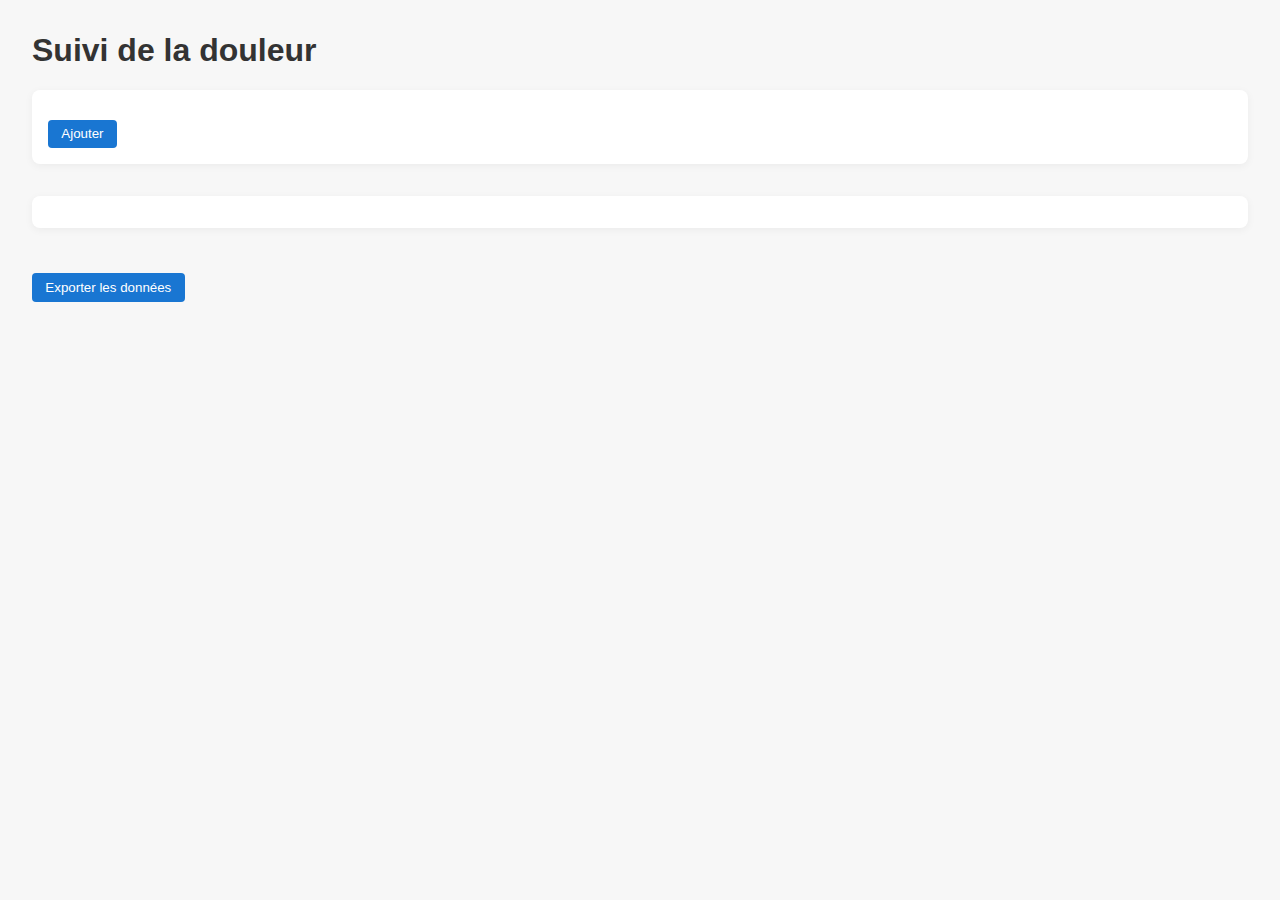
<file: index.html>
<!DOCTYPE html>
<html lang="en">
<head>
    <meta charset="UTF-8">
    <meta name="viewport" content="width=device-width, initial-scale=1.0">
    <title>Suivi de la douleur</title>
    <style>
        body { font-family: Arial, sans-serif; margin: 2em; background: #f7f7f7; }
        h1 { color: #333; }
        .form-section, .table-section { background: #fff; padding: 1em; border-radius: 8px; margin-bottom: 2em; box-shadow: 0 2px 8px rgba(0,0,0,0.05); }
        label { display: block; margin-top: 1em; font-weight: bold; }
        .checkbox-group, .radio-group { margin-bottom: 1em; }
        .checkbox-group label, .radio-group label { font-weight: normal; display: inline-block; margin-right: 1em; }
        table { width: 100%; border-collapse: collapse; margin-top: 1em; }
        th, td { border: 1px solid #ccc; padding: 0.5em; text-align: left; }
        th { background: #eee; }
        button { margin-top: 1em; padding: 0.5em 1em; border-radius: 4px; border: none; background: #1976d2; color: #fff; cursor: pointer; }
        button:disabled { background: #aaa; }
        .hidden { display: none; }
    </style>
</head>
<body>
    <h1>Suivi de la douleur</h1>
    <div class="form-section">
        <button id="addBtn">Ajouter</button>
        <form id="painForm" class="hidden">
            <label>Date & Heure :
                <input type="text" id="datetime" name="datetime" readonly>
            </label>
            <hr>
            <label>Type de changement de douleur :</label>
            <div class="radio-group" id="painChangeTypeGroup">
                <label><input type="radio" name="painChangeType" value="Augmentation"> Augmentation</label>
                <label><input type="radio" name="painChangeType" value="Diminution"> Diminution</label>
                <label><input type="radio" name="painChangeType" value="Aucun changement"> Aucun changement</label>
            </div>
            <hr>
            <label>Niveau de douleur :</label>
            <div class="radio-group" id="painLevel">
                <label><input type="radio" name="painLevel" value="0"> 0</label>
                <label><input type="radio" name="painLevel" value="1-2"> 1-2</label>
                <label><input type="radio" name="painLevel" value="3-4"> 3-4</label>
            </div>
            <hr>
            <label>Déclencheur / Cause :</label>
            <div class="checkbox-group" id="activityBeforeGroup">
                <label><input type="checkbox" value="Assis sur la chaise du jardin"> Assis sur la chaise du jardin</label>
                <label><input type="checkbox" value="Activités légères à la maison"> Activités légères à la maison</label>
                <label><input type="checkbox" value="Marche"> Marche</label>
                <label><input type="checkbox" value="Marche rapide"> Marche rapide</label>
                <label><input type="checkbox" value="Marche douce"> Marche douce</label>
                <label><input type="checkbox" value="Assis au café"> Assis au café</label>
                <label><input type="checkbox" value="Pause & étirement 5 min"> Pause & étirement 5 min</label>
                <label><input type="checkbox" value="Assis au bureau à la maison. Assis sur la chaise du jardin"> Assis au bureau à la maison. Assis sur la chaise du jardin</label>
                <label><input type="checkbox" value="Rameur 10 min"> Rameur 10 min</label>
                <label><input type="checkbox" value="Entraînement haut du corps"> Entraînement haut du corps</label>
                <label><input type="checkbox" value="Allongé au lit"> Allongé au lit</label>                
                <label>Autre : <input type="text" id="activityBeforeOther"></label>
            </div>
            <hr>
            <label>Position / posture :</label>
            <div class="checkbox-group" id="positionGroup">
                <label><input type="checkbox" value="Debout"> Debout</label>
                <label><input type="checkbox" value="Assis"> Assis</label>
                <label><input type="checkbox" value="Marche"> Marche</label>
                <label><input type="checkbox" value="Allongé"> Allongé</label>
                <label><input type="checkbox" value="Jambes croisées"> Jambes croisées</label>
                <label><input type="checkbox" value="Jambes croisées figure 4"> Jambes croisées figure 4</label>
                <label>Autre : <input type="text" id="positionOther"></label>
            </div>
            <hr>
            <label>Mouvement / Exercice :</label>
            <div class="checkbox-group" id="movementExerciseGroup">
                <label><input type="checkbox" value="Pont fessier"> Pont fessier</label>
                <label><input type="checkbox" value="Vélo"> Vélo</label>
                <label><input type="checkbox" value="Étirement"> Étirement</label>
                <label>Autre : <input type="text" id="movementExerciseOther"></label>
            </div>
            <hr>
            <label>Déclencheur possible :</label>
            <div class="checkbox-group" id="possibleTriggerGroup">
                <label><input type="checkbox" value="Activité après une période d'inactivité"> Activité après une période d'inactivité</label>
                <label><input type="checkbox" value="Assis trop longtemps"> Assis trop longtemps</label>
                <label>Autre : <input type="text" id="possibleTriggerOther"></label>
            </div>
            <hr>
            <label>Méthode de soulagement :</label>
            <div class="checkbox-group" id="reliefMethodGroup">
                <label><input type="checkbox" value="Changement d'environnement"> Changement d'environnement</label>
                <label><input type="checkbox" value="Étirement"> Étirement</label>
                <label><input type="checkbox" value="Assis"> Assis</label>
                <label><input type="checkbox" value="Marche"> Marche</label>
                <label><input type="checkbox" value="Allongé"> Allongé</label>
                <label>Autre : <input type="text" id="reliefMethodOther"></label>
            </div>
            <hr>
            <label>Notes :</label>
            <textarea id="notes" name="notes" rows="2" style="width:100%"></textarea>
            <button type="submit">Valider</button>
        </form>
    </div>
    <div class="table-section" id="tablesContainer"></div>
    <button id="exportBtn">Exporter les données</button>
    <script>
        // Utility functions
        function getCurrentDate() {
            const d = new Date();
            // Always YYYY-MM-DD
            const year = d.getFullYear();
            const month = String(d.getMonth() + 1).padStart(2, '0');
            const day = String(d.getDate()).padStart(2, '0');
            return `${year}-${month}-${day}`;
        }
        function getCurrentTime() {
            const d = new Date();
            // Always 24h HH:MM
            const hours = String(d.getHours()).padStart(2, '0');
            const minutes = String(d.getMinutes()).padStart(2, '0');
            return `${hours}:${minutes}`;
        }
        function getPainEntries() {
            return JSON.parse(localStorage.getItem('painEntries') || '[]');
        }
        function savePainEntries(entries) {
            localStorage.setItem('painEntries', JSON.stringify(entries));
        }
        function groupEntriesByDate(entries) {
            const groups = {};
            entries.forEach(entry => {
                const date = entry.datetime.split(' ')[0];
                if (!groups[date]) groups[date] = [];
                groups[date].push(entry);
            });
            return groups;
        }
        function renderTables() {
            const entries = getPainEntries();
            const groups = groupEntriesByDate(entries);
            const container = document.getElementById('tablesContainer');
            container.innerHTML = '';
            const dates = Object.keys(groups).sort((a, b) => b.localeCompare(a)); // Descending
            dates.forEach(date => {
                const table = document.createElement('table');
                table.className = 'painTable';
                table.innerHTML = `
                    <caption style="font-weight:bold; margin-bottom:8px;">${date}</caption>
                    <thead>
                        <tr>
                            <th>Date & Heure</th>
                            <th>Type de changement de douleur</th>
                            <th>Niveau de douleur</th>
                            <th>Déclencheur / Cause</th>
                            <th>Position / posture</th>
                            <th>Mouvement / Exercice</th>
                            <th>Déclencheur possible</th>
                            <th>Méthode de soulagement</th>
                            <th>Notes</th>
                        </tr>
                    </thead>
                    <tbody></tbody>
                `;
                const tbody = table.querySelector('tbody');
                groups[date].forEach(entry => {
                    const tr = document.createElement('tr');
                    tr.innerHTML = `
                        <td>${entry.datetime}</td>
                        <td>${entry.painChangeType}</td>
                        <td>${entry.painLevel}</td>
                        <td>${entry.activityBefore}</td>
                        <td>${entry.position}</td>
                        <td>${entry.movementExercise}</td>
                        <td>${entry.possibleTrigger}</td>
                        <td>${entry.reliefMethod}</td>
                        <td>${entry.notes}</td>
                    `;
                    tbody.appendChild(tr);
                });
                container.appendChild(table);
            });
        }
        function refreshTable() {
            renderTables();
        }
        // Show form on Add button
        document.getElementById('addBtn').onclick = function() {
            document.getElementById('painForm').classList.remove('hidden');
            document.getElementById('datetime').value = getCurrentDate() + ' ' + getCurrentTime();
        };
        // Handle form submit
        document.getElementById('painForm').onsubmit = function(e) {
            e.preventDefault();
            // Gather form data
            const datetime = document.getElementById('datetime').value;
            const painChangeType = document.querySelector('input[name=painChangeType]:checked')?.value || '';
            const painLevel = document.querySelector('input[name=painLevel]:checked')?.value || '';
            // Activity before pain spike
            const activityChecks = Array.from(document.querySelectorAll('#activityBeforeGroup input[type=checkbox]:checked')).map(cb => cb.value);
            const activityOther = document.getElementById('activityBeforeOther').value.trim();
            const activityBefore = activityChecks.concat(activityOther ? [activityOther] : []).join(', ');
            // Position / posture
            const positionChecks = Array.from(document.querySelectorAll('#positionGroup input[type=checkbox]:checked')).map(cb => cb.value);
            const positionOther = document.getElementById('positionOther').value.trim();
            const position = positionChecks.concat(positionOther ? [positionOther] : []).join(', ');
            // Mouvement / Exercice
            const movementExerciseChecks = Array.from(document.querySelectorAll('#movementExerciseGroup input[type=checkbox]:checked')).map(cb => cb.value);
            const movementExerciseOther = document.getElementById('movementExerciseOther').value.trim();
            const movementExercise = movementExerciseChecks.concat(movementExerciseOther ? [movementExerciseOther] : []).join(', ');
            // Possible trigger
            const triggerChecks = Array.from(document.querySelectorAll('#possibleTriggerGroup input[type=checkbox]:checked')).map(cb => cb.value);
            const triggerOther = document.getElementById('possibleTriggerOther').value.trim();
            const possibleTrigger = triggerChecks.concat(triggerOther ? [triggerOther] : []).join(', ');
            // Relief method
            const reliefChecks = Array.from(document.querySelectorAll('#reliefMethodGroup input[type=checkbox]:checked')).map(cb => cb.value);
            const reliefOther = document.getElementById('reliefMethodOther').value.trim();
            const reliefMethod = reliefChecks.concat(reliefOther ? [reliefOther] : []).join(', ');
            const notes = document.getElementById('notes').value.trim();
            const entry = { datetime, painChangeType, painLevel, activityBefore, position, movementExercise, possibleTrigger, reliefMethod, notes };
            const entries = getPainEntries();
            entries.push(entry);
            savePainEntries(entries);
            document.getElementById('painForm').reset();
            document.getElementById('painForm').classList.add('hidden');
            renderTables();
        };
        // Export data as CSV
        document.getElementById('exportBtn').onclick = function() {
            const entries = getPainEntries();
            if (!entries.length) return alert('No data to export.');
            const now = new Date();
            const timestamp = `${now.getFullYear()}-${String(now.getMonth()+1).padStart(2,'0')}-${String(now.getDate()).padStart(2,'0')}_${String(now.getHours()).padStart(2,'0')}${String(now.getMinutes()).padStart(2,'0')}${String(now.getSeconds()).padStart(2,'0')}`;
            const csvRows = [
                ['Date & Heure','Type de changement de douleur','Niveau de douleur','Déclencheur / Cause','Position / posture','Mouvement / Exercice','Déclencheur possible','Méthode de soulagement','Notes'],
                ...entries.map(e => [e.datetime, e.painChangeType, e.painLevel, e.activityBefore, e.position, e.movementExercise, e.possibleTrigger, e.reliefMethod, e.notes].map(v => '"'+(v||'').replace(/"/g,'""')+'"')),
                [`Exported at: ${now.toISOString()}`]
            ];
            const csv = csvRows.map(row => row.join(',')).join('\n');
            // Download CSV
            const blob = new Blob([csv], { type: 'text/csv' });
            const url = URL.createObjectURL(blob);
            const a = document.createElement('a');
            a.href = url;
            a.download = `pain_entries_${timestamp}.csv`;
            document.body.appendChild(a);
            a.click();
            document.body.removeChild(a);
            URL.revokeObjectURL(url);
        };
        // On load, populate table
        window.onload = refreshTable;
    </script>
</body>
</html>
</file>
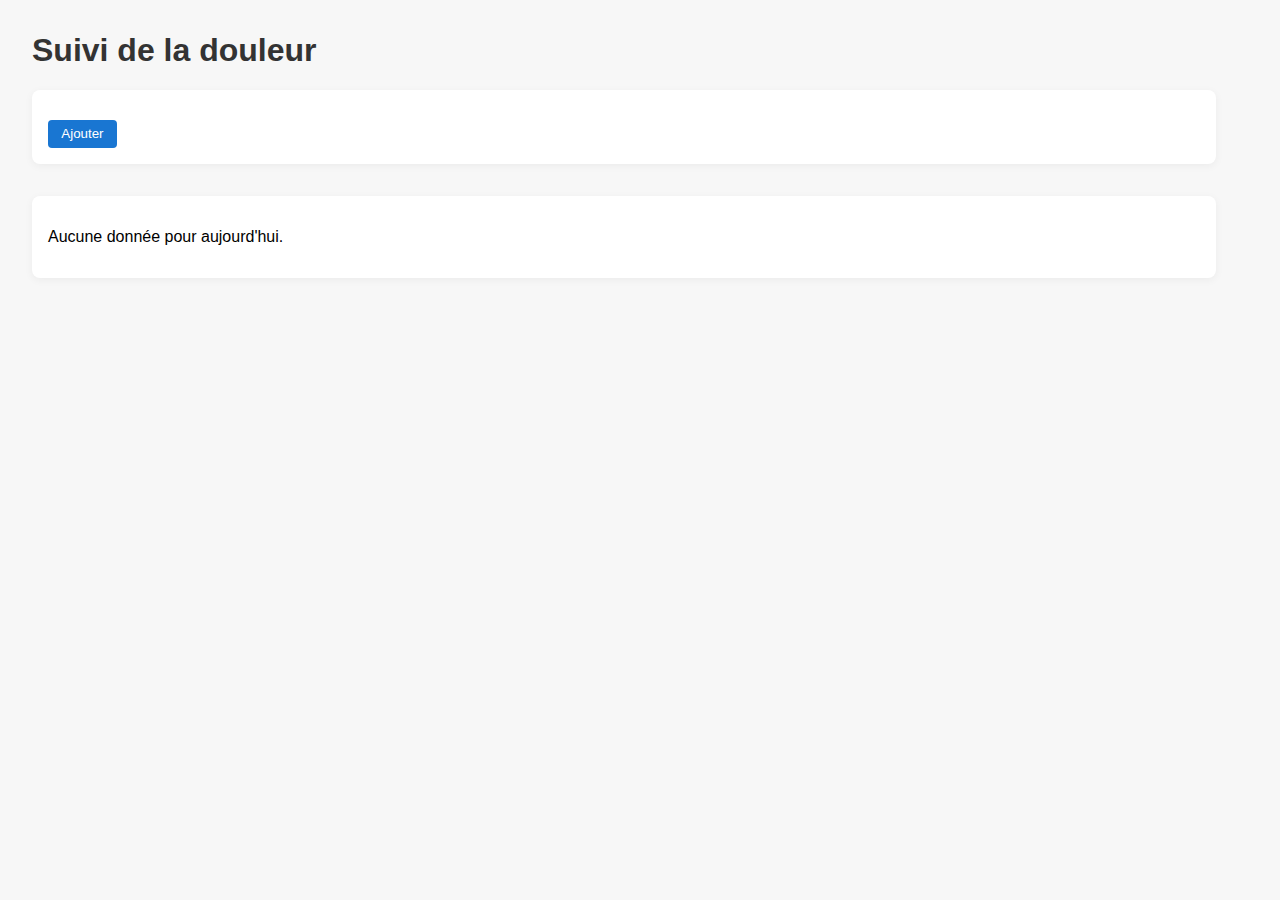
<file: pain-tracker-2.html>
<!DOCTYPE html>
<html lang="en">
<head>
    <meta charset="UTF-8">
    <meta name="viewport" content="width=device-width, initial-scale=1.0">
    <title>Suivi de la douleur</title>
    <link rel="stylesheet" href="style.css">
</head>
<body>
    <h1>Suivi de la douleur</h1>
    <div class="form-section">
        <button id="addBtn">Ajouter</button>
        <form id="painForm" class="hidden">
            <label>Date & Heure :
                <input type="text" id="datetime" name="datetime" readonly>
            </label>
            <hr>
            <label>Localisation :</label>
            <div class="checkbox-group" id="locationGroup">
                <label>
                    <input type="checkbox" value="Adducteur"> Adducteur
                    <input type="number" min="0" max="10" step="1" class="pain-level-input" name="painLevelAdducteur" placeholder="Niveau">
                    <span class="localisation-change">
                        <label><input type="radio" name="changeAdducteur" value="Augmentation"> Augmentation</label>
                        <label><input type="radio" name="changeAdducteur" value="Diminution"> Diminution</label>
                        <label><input type="radio" name="changeAdducteur" value="Aucun changement"> Aucun changement</label>
                    </span>
                </label>
                <label>
                    <input type="checkbox" value="Psoas"> Psoas
                    <input type="number" min="0" max="10" step="1" class="pain-level-input" name="painLevelPsoas" placeholder="Niveau">
                    <span class="localisation-change">
                        <label><input type="radio" name="changePsoas" value="Augmentation"> Augmentation</label>
                        <label><input type="radio" name="changePsoas" value="Diminution"> Diminution</label>
                        <label><input type="radio" name="changePsoas" value="Aucun changement"> Aucun changement</label>
                    </span>
                </label>
                <label>
                    <input type="checkbox" value="Hanche"> Hanche
                    <input type="number" min="0" max="10" step="1" class="pain-level-input" name="painLevelHanche" placeholder="Niveau">
                    <span class="localisation-change">
                        <label><input type="radio" name="changeHanche" value="Augmentation"> Augmentation</label>
                        <label><input type="radio" name="changeHanche" value="Diminution"> Diminution</label>
                        <label><input type="radio" name="changeHanche" value="Aucun changement"> Aucun changement</label>
                    </span>
                </label>
                <label>
                    <input type="checkbox" value="Descendre le adducteur"> Descendre le adducteur
                    <input type="number" min="0" max="10" step="1" class="pain-level-input" name="painLevelDescendreAdducteur" placeholder="Niveau">
                    <span class="localisation-change">
                        <label><input type="radio" name="changeDescendreAdducteur" value="Augmentation"> Augmentation</label>
                        <label><input type="radio" name="changeDescendreAdducteur" value="Diminution"> Diminution</label>
                        <label><input type="radio" name="changeDescendreAdducteur" value="Aucun changement"> Aucun changement</label>
                    </span>
                </label>
                <label>
                    <input type="checkbox" value="Bas de dos"> Bas de dos
                    <input type="number" min="0" max="10" step="1" class="pain-level-input" name="painLevelBasDeDos" placeholder="Niveau">
                    <span class="localisation-change">
                        <label><input type="radio" name="changeBasDeDos" value="Augmentation"> Augmentation</label>
                        <label><input type="radio" name="changeBasDeDos" value="Diminution"> Diminution</label>
                        <label><input type="radio" name="changeBasDeDos" value="Aucun changement"> Aucun changement</label>
                    </span>
                </label>
                <label>
                    <input type="checkbox" value="Pieds"> Pieds
                    <input type="number" min="0" max="10" step="1" class="pain-level-input" name="painLevelPieds" placeholder="Niveau">
                    <span class="localisation-change">
                        <label><input type="radio" name="changePieds" value="Augmentation"> Augmentation</label>
                        <label><input type="radio" name="changePieds" value="Diminution"> Diminution</label>
                        <label><input type="radio" name="changePieds" value="Aucun changement"> Aucun changement</label>
                    </span>
                </label>
                <label>Autre : <input type="text" id="locationOther"> <input type="number" min="0" max="10" step="1" class="pain-level-input" name="painLevelOther" placeholder="Niveau">
                    <span class="localisation-change">
                        <label><input type="radio" name="changeOther" value="Augmentation"> Augmentation</label>
                        <label><input type="radio" name="changeOther" value="Diminution"> Diminution</label>
                        <label><input type="radio" name="changeOther" value="Aucun changement"> Aucun changement</label>
                    </span>
                </label>
            </div>
            <hr>
            <div class="form-section">
                <label>Niveau de douleur général :</label>
                <div id="painLevelGroup" class="radio-group">
                    <label><input type="radio" name="painLevel" value="0"> 0</label>
                    <label><input type="radio" name="painLevel" value="1"> 1</label>
                    <label><input type="radio" name="painLevel" value="2"> 2</label>
                    <label><input type="radio" name="painLevel" value="3"> 3</label>
                    <label><input type="radio" name="painLevel" value="4"> 4</label>
                </div>
            </div>
            <hr>
            <label>Déclencheur / Cause :</label>
            <div class="checkbox-group" id="activityBeforeGroup">
                <label><input type="checkbox" value="Assis au bureau"> Assis au bureau</label>
                <label><input type="checkbox" value="Debut au bureau"> Debut au bureau</label>                
                <label><input type="checkbox" value="Activités légères à la maison"> Activités légères à la maison</label>
                <label><input type="checkbox" value="Activités apres inactivité"> Activités apres inactivité</label>
                <label><input type="checkbox" value="Marche rapide"> Marche rapide</label>
                <label><input type="checkbox" value="Marche douce"> Marche douce</label>
                <label><input type="checkbox" value="Assis au café"> Assis au café</label>
                <label><input type="checkbox" value="Pause & étirement 5 min"> Pause & étirement 5 min</label>
                <label><input type="checkbox" value="Rameur 10 min"> Rameur 10 min</label>
                <label><input type="checkbox" value="Entraînement haut du corps"> Entraînement haut du corps</label>
                <label><input type="checkbox" value="Allongé au lit"> Allongé au lit</label>     
                <label><input type="checkbox" value="Allongé au canapé"> Allongé au canapé</label>                
                <label><input type="checkbox" value="Assis au canapé"> Assis au canapé</label>                
                <label>Autre : <input type="text" id="activityBeforeOther"></label>
            </div>
            <hr>
            <label>Position / posture :</label>
            <div class="checkbox-group" id="positionGroup">
                <label><input type="checkbox" value="Debout"> Debout</label>
                <label><input type="checkbox" value="Assis"> Assis</label>
                <label><input type="checkbox" value="Marche"> Marche</label>
                <label><input type="checkbox" value="Allongé"> Allongé</label>
                <label><input type="checkbox" value="Feet straight"> Feet straight</label>
                <label><input type="checkbox" value="Jambes croisées"> Jambes croisées</label>
                <label><input type="checkbox" value="Jambes croisées figure 4"> Jambes croisées figure 4</label>
                <label>Autre : <input type="text" id="positionOther"></label>
            </div>
            <hr>
            <label>Mouvement / Exercice :</label>
            <div class="checkbox-group" id="movementExerciseGroup">
                <label><input type="checkbox" value="Pont fessier"> Pont fessier</label>
                <label><input type="checkbox" value="Vélo"> Vélo</label>
                <label><input type="checkbox" value="Étirement"> Étirement</label>
                <label>Autre : <input type="text" id="movementExerciseOther"></label>
            </div>
            <hr>
            <label>Méthode de soulagement :</label>
            <div class="checkbox-group" id="reliefMethodGroup">
                <label><input type="checkbox" value="Changement d'environnement"> Changement d'environnement</label>
                <label><input type="checkbox" value="Étirement"> Étirement</label>
                <label><input type="checkbox" value="Assis"> Assis</label>
                <label><input type="checkbox" value="Marche"> Marche</label>
                <label><input type="checkbox" value="active"> 5 mins active</label>
                <label><input type="checkbox" value="Allongé"> Allongé</label>
                <label><input type="checkbox" value="Workout"> Workout</label>
                <label>Autre : <input type="text" id="reliefMethodOther"></label>
            </div>
            <hr>
            <label>Notes :</label>
            <textarea id="notes" name="notes" rows="2" style="width:100%"></textarea>
            <button type="submit">Valider</button>
        </form>
    </div>
    <div class="table-section" id="tablesContainer"></div>
    <script>
        // Utility functions
        function getCurrentDate() {
            const d = new Date();
            // Always YYYY-MM-DD
            const year = d.getFullYear();
            const month = String(d.getMonth() + 1).padStart(2, '0');
            const day = String(d.getDate()).padStart(2, '0');
            return `${year}-${month}-${day}`;
        }
        function getCurrentTime() {
            const d = new Date();
            // Always 24h HH:MM
            const hours = String(d.getHours()).padStart(2, '0');
            const minutes = String(d.getMinutes()).padStart(2, '0');
            return `${hours}:${minutes}`;
        }
        function getPainEntries() {
            return JSON.parse(localStorage.getItem('painEntries') || '[]');
        }
        function savePainEntries(entries) {
            localStorage.setItem('painEntries', JSON.stringify(entries));
        }
        function groupEntriesByDate(entries) {
            const groups = {};
            entries.forEach(entry => {
                const date = entry.datetime.split(' ')[0];
                if (!groups[date]) groups[date] = [];
                groups[date].push(entry);
            });
            return groups;
        }
        function renderTables() {
            const entries = getPainEntries();
            const groups = groupEntriesByDate(entries);
            const container = document.getElementById('tablesContainer');
            container.innerHTML = '';
            const today = getCurrentDate();
            if (groups[today]) {
                const table = document.createElement('table');
                table.className = 'painTable';
                table.innerHTML = `
                    <caption style="font-weight:bold; margin-bottom:8px;">${today}</caption>
                    <thead>
                        <tr>
                            <th>Date & Heure</th>
                            <th>Localisation</th>
                            <th>Niveau de douleur</th>
                            <th>Déclencheur / Cause</th>
                            <th>Position / posture</th>
                            <th>Mouvement / Exercice</th>
                            <th>Méthode de soulagement</th>
                            <th>Notes</th>
                        </tr>
                    </thead>
                    <tbody></tbody>
                `;
                const tbody = table.querySelector('tbody');
                groups[today].forEach(entry => {
                    const tr = document.createElement('tr');
                    tr.innerHTML = `
                        <td>${entry.datetime}</td>
                        <td>${entry.location || ''}</td>
                        <td>${entry.painLevel || ''}</td>
                        <td>${entry.activityBefore}</td>
                        <td>${entry.position}</td>
                        <td>${entry.movementExercise}</td>
                        <td>${entry.reliefMethod}</td>
                        <td>${entry.notes}</td>
                    `;
                    tbody.appendChild(tr);
                });
                // Add export button for today
                const exportBtn = document.createElement('button');
                exportBtn.textContent = 'Exporter les données';
                exportBtn.style.marginBottom = '2em';
                exportBtn.onclick = function() {
                    const now = new Date();
                    const timestamp = `${now.getFullYear()}-${String(now.getMonth()+1).padStart(2,'0')}-${String(now.getDate()).padStart(2,'0')}_${String(now.getHours()).padStart(2,'0')}${String(now.getMinutes()).padStart(2,'0')}${String(now.getSeconds()).padStart(2,'0')}`;
                    const csvRows = [
                        ['Date & Heure','Localisation','Niveau de douleur','Déclencheur / Cause','Position / posture','Mouvement / Exercice','Méthode de soulagement','Notes'],
                        ...groups[today].map(e => [e.datetime, e.location || '', e.painLevel || '', e.activityBefore, e.position, e.movementExercise, e.reliefMethod, e.notes].map(v => '"'+(v||'').replace(/"/g,'""')+'"')),
                        [`Exported at: ${now.toISOString()}`]
                    ];
                    const csv = csvRows.map(row => row.join(',')).join('\n');
                    const blob = new Blob([csv], { type: 'text/csv' });
                    const url = URL.createObjectURL(blob);
                    const a = document.createElement('a');
                    a.href = url;
                    a.download = `pain_entries_${today}_${timestamp}.csv`;
                    document.body.appendChild(a);
                    a.click();
                    document.body.removeChild(a);
                    URL.revokeObjectURL(url);
                };
                container.appendChild(table);
                container.appendChild(exportBtn);
            } else {
                container.innerHTML = '<p>Aucune donnée pour aujourd\'hui.</p>';
            }
        }
        function refreshTable() {
            renderTables();
        }
        // Show form on Add button
        document.getElementById('addBtn').onclick = function() {
            document.getElementById('painForm').classList.remove('hidden');
            document.getElementById('datetime').value = getCurrentDate() + ' ' + getCurrentTime();
        };
        // Handle form submit
        document.getElementById('painForm').onsubmit = function(e) {
            e.preventDefault();
            // Gather form data
            const datetime = document.getElementById('datetime').value;
            // Location with pain levels and change radios
            const locationData = [];
            const locationItems = [
                { key: 'Adducteur', painName: 'painLevelAdducteur', changeName: 'changeAdducteur' },
                { key: 'Psoas', painName: 'painLevelPsoas', changeName: 'changePsoas' },
                { key: 'Hanche', painName: 'painLevelHanche', changeName: 'changeHanche' },
                { key: 'Descendre le adducteur', painName: 'painLevelDescendreAdducteur', changeName: 'changeDescendreAdducteur' },
                { key: 'Bas de dos', painName: 'painLevelBasDeDos', changeName: 'changeBasDeDos' },
                { key: 'Pieds', painName: 'painLevelPieds', changeName: 'changePieds' }
            ];
            locationItems.forEach(item => {
                const checkbox = document.querySelector(`#locationGroup input[type=checkbox][value='${item.key}']`);
                if (checkbox && checkbox.checked) {
                    const painValue = document.querySelector(`input[name='${item.painName}']`)?.value || '';
                    const changeValue = document.querySelector(`input[name='${item.changeName}']:checked`)?.value || '';
                    locationData.push(`${item.key} (${painValue}, ${changeValue})`);
                }
            });
            // Autre location
            const locationOther = document.getElementById('locationOther').value.trim();
            const painLevelOther = document.querySelector("input[name='painLevelOther']")?.value || '';
            const changeOther = document.querySelector("input[name='changeOther']:checked")?.value || '';
            if (locationOther) {
                locationData.push(`Autre: ${locationOther} (${painLevelOther}, ${changeOther})`);
            }
            const location = locationData.join(', ');
            // General pain level
            const painLevel = document.querySelector('input[name="painLevel"]:checked')?.value || '';
            // Activity before pain spike
            const activityChecks = Array.from(document.querySelectorAll('#activityBeforeGroup input[type=checkbox]:checked')).map(cb => cb.value);
            const activityOther = document.getElementById('activityBeforeOther').value.trim();
            const activityBefore = activityChecks.concat(activityOther ? [activityOther] : []).join(', ');
            // Position / posture
            const positionChecks = Array.from(document.querySelectorAll('#positionGroup input[type=checkbox]:checked')).map(cb => cb.value);
            const positionOther = document.getElementById('positionOther').value.trim();
            const position = positionChecks.concat(positionOther ? [positionOther] : []).join(', ');
            // Mouvement / Exercice
            const movementExerciseChecks = Array.from(document.querySelectorAll('#movementExerciseGroup input[type=checkbox]:checked')).map(cb => cb.value);
            const movementExerciseOther = document.getElementById('movementExerciseOther').value.trim();
            const movementExercise = movementExerciseChecks.concat(movementExerciseOther ? [movementExerciseOther] : []).join(', ');
            // Relief method
            const reliefChecks = Array.from(document.querySelectorAll('#reliefMethodGroup input[type=checkbox]:checked')).map(cb => cb.value);
            const reliefOther = document.getElementById('reliefMethodOther').value.trim();
            const reliefMethod = reliefChecks.concat(reliefOther ? [reliefOther] : []).join(', ');
            const notes = document.getElementById('notes').value.trim();
            const entry = { datetime, location, painLevel, activityBefore, position, movementExercise, reliefMethod, notes };
            const entries = getPainEntries();
            entries.push(entry);
            savePainEntries(entries);
            document.getElementById('painForm').reset();
            renderTables();
            document.getElementById('painForm').classList.add('hidden');
        };
        // On load, populate table
        window.onload = refreshTable;
    </script>
</body>
</html>
</file>
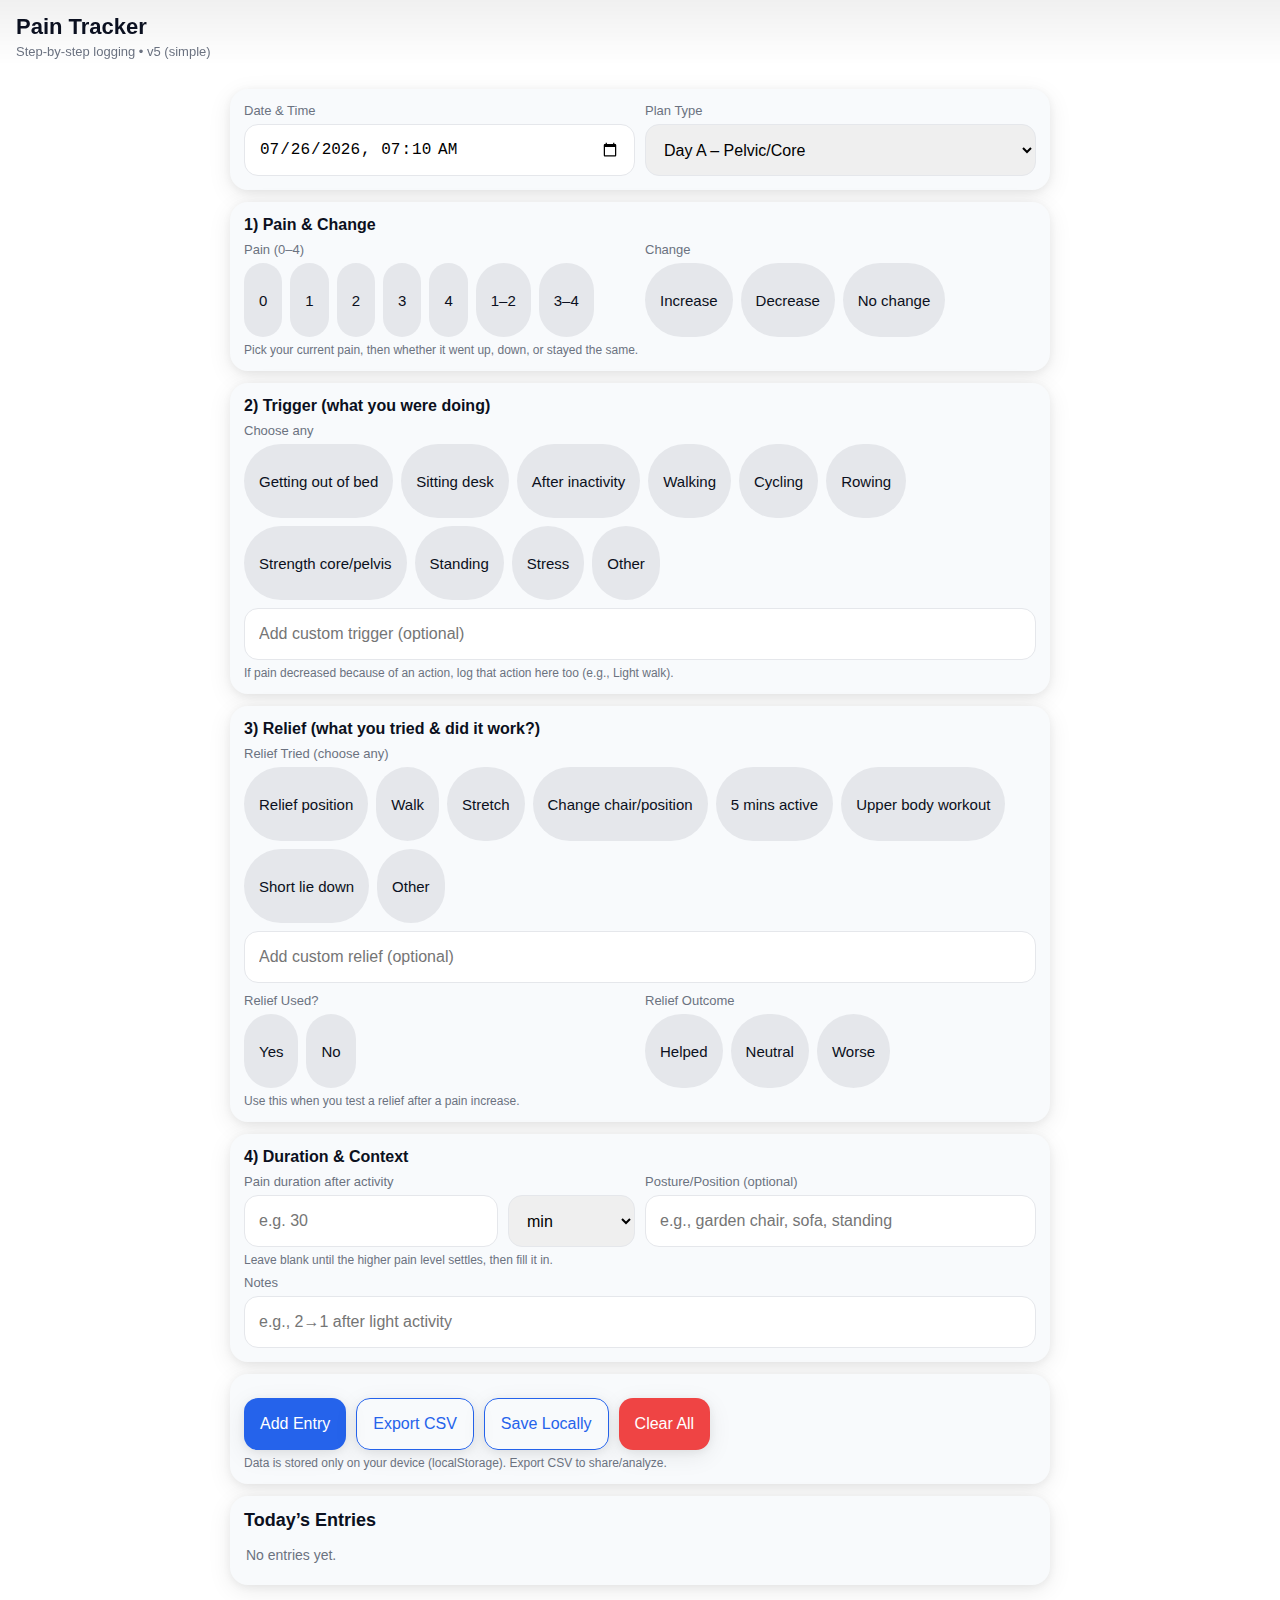
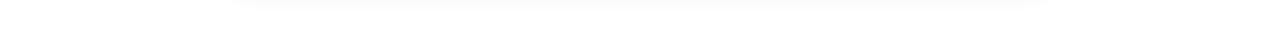
<file: pain-tracker-3.html>
<!DOCTYPE html>
<html lang="en">
<head>
<meta charset="utf-8" />
<meta name="viewport" content="width=device-width, initial-scale=1, viewport-fit=cover" />
<title>Pain Tracker — Simple</title>
<meta name="color-scheme" content="light dark" />
<style>
  :root{
    --bg:#ffffff; --fg:#0b1020; --muted:#6b7280; --accent:#2563eb; --accent-2:#10b981;
    --card:#f8fafc; --chip:#e5e7eb; --danger:#ef4444; --radius:18px; --tap:52px;
    --shadow:0 6px 24px rgba(0,0,0,.08), 0 2px 8px rgba(0,0,0,.06);
    --font:-apple-system,BlinkMacSystemFont,"Segoe UI",Roboto,Helvetica,Arial,"Apple Color Emoji","Segoe UI Emoji";
  }
  @media (prefers-color-scheme: dark){
    :root{
      --bg:#0b0d10; --fg:#e5e7eb; --muted:#9ca3af; --accent:#60a5fa; --accent-2:#34d399;
      --card:#12161b; --chip:#20262d; --shadow:none;
    }
    input, select, textarea{ background:#0f1318; color:var(--fg); border-color:#26303a;}
  }
  html,body{height:100%}
  body{margin:0; background:var(--bg); color:var(--fg); font-family:var(--font); -webkit-font-smoothing:antialiased;}
  header{position:sticky; top:0; z-index:5; padding:14px 16px calc(env(safe-area-inset-top) + 6px);
    background:linear-gradient(180deg, rgba(0,0,0,.06), transparent); backdrop-filter: blur(6px);}
  h1{margin:0 0 4px; font-size:22px}
  .sub{color:var(--muted); font-size:13px}
  .wrap{padding:12px 16px 24px; max-width:820px; margin:0 auto}
  .card{background:var(--card); border-radius:var(--radius); padding:14px; box-shadow:var(--shadow); margin:12px 0;}
  .row{display:grid; grid-template-columns:1fr 1fr; gap:10px}
  @media (max-width:520px){ .row{grid-template-columns:1fr} }
  label{display:block; font-size:13px; color:var(--muted); margin:0 0 6px}
  .step{font-weight:600; margin-bottom:8px}
  input[type="text"],input[type="datetime-local"],input[type="number"],select,textarea{
    width:100%; border:1px solid #e5e7eb; border-radius:14px; padding:12px 14px; font-size:16px; min-height:var(--tap); box-sizing:border-box;
  }
  textarea{min-height:92px; line-height:1.35}
  .chips{display:flex; flex-wrap:wrap; gap:8px}
  .chip{
    user-select:none; cursor:pointer; padding:10px 14px; border-radius:999px; background:var(--chip);
    color:var(--fg); font-size:15px; min-height:var(--tap); display:flex; align-items:center; border:1px solid transparent;
  }
  .chip[data-selected="true"]{ background:var(--accent); color:white; }
  .chip.alt[data-selected="true"]{ background:var(--accent-2); }
  .hint{font-size:12px; color:var(--muted); margin-top:6px}
  .btnbar{display:flex; gap:10px; flex-wrap:wrap; margin-top:10px}
  button{appearance:none; border:none; border-radius:14px; padding:12px 16px; font-size:16px; min-height:var(--tap);
    cursor:pointer; background:var(--accent); color:#fff; box-shadow:var(--shadow);}
  .ghost{background:transparent; color:var(--accent); border:1px solid var(--accent)}
  .danger{background:var(--danger)}
  .list-empty{color:var(--muted); font-size:14px; padding:8px 2px}
  .entry{background:transparent; border:1px dashed rgba(127,127,127,.25); border-radius:16px; padding:12px; margin:10px 0}
  .entry h3{margin:0 0 6px; font-size:16px}
  .entry small{color:var(--muted)}
  .entry .tags{display:flex; gap:6px; flex-wrap:wrap; margin:8px 0}
  .tag{background:var(--chip); padding:6px 10px; border-radius:999px; font-size:12px}
  .error{color:#b91c1c; font-size:13px; margin-top:8px; display:none}
  .ok{color:#15803d; font-size:13px; margin-top:8px; display:none}
  .footer-space{height:calc(env(safe-area-inset-bottom) + 12px)}
</style>
</head>
<body>
<header>
  <h1>Pain Tracker</h1>
  <div class="sub">Step-by-step logging • v5 (simple)</div>
</header>

<div class="wrap">

  <div class="card">
    <div class="row">
      <div>
        <label for="dt">Date & Time</label>
        <input id="dt" type="datetime-local" />
      </div>
      <div>
        <label for="plan">Plan Type</label>
        <select id="plan">
          <option value="Day A">Day A – Pelvic/Core</option>
          <option value="Day B">Day B – Lumbar/Nerve</option>
          <option value="Day C">Day C – Mixed</option>
          <option value="Relief">Relief Day</option>
          <option value="Sport">Sport</option>
          <option value="Rest">Rest / Other</option>
        </select>
      </div>
    </div>
  </div>

  <!-- STEP 1 -->
  <div class="card">
    <div class="step">1) Pain & Change</div>
    <div class="row">
      <div>
        <label>Pain (0–4)</label>
        <div class="chips" id="painChips" role="radiogroup" aria-label="Pain level">
          <div class="chip" data-group="pain" data-value="0">0</div>
          <div class="chip" data-group="pain" data-value="1">1</div>
          <div class="chip" data-group="pain" data-value="2">2</div>
          <div class="chip" data-group="pain" data-value="3">3</div>
          <div class="chip" data-group="pain" data-value="4">4</div>
          <div class="chip alt" data-group="pain" data-value="1-2">1–2</div>
          <div class="chip alt" data-group="pain" data-value="3-4">3–4</div>
        </div>
      </div>
      <div>
        <label>Change</label>
        <div class="chips" id="changeChips" role="radiogroup" aria-label="Change">
          <div class="chip" data-group="change" data-value="Increase">Increase</div>
          <div class="chip" data-group="change" data-value="Decrease">Decrease</div>
          <div class="chip" data-group="change" data-value="No change">No change</div>
        </div>
      </div>
    </div>
    <div class="hint">Pick your current pain, then whether it went up, down, or stayed the same.</div>
  </div>

  <!-- STEP 2 -->
  <div class="card">
    <div class="step">2) Trigger (what you were doing)</div>
    <label>Choose any</label>
    <div class="chips" id="triggers">
      <div class="chip" data-group="trg" data-value="Getting out of bed">Getting out of bed</div>
      <div class="chip" data-group="trg" data-value="Sitting desk">Sitting desk</div>
      <div class="chip" data-group="trg" data-value="After inactivity">After inactivity</div>
      <div class="chip" data-group="trg" data-value="Walking">Walking</div>
      <div class="chip" data-group="trg" data-value="Cycling">Cycling</div>
      <div class="chip" data-group="trg" data-value="Rowing">Rowing</div>
      <div class="chip" data-group="trg" data-value="Strength core/pelvis">Strength core/pelvis</div>
      <div class="chip" data-group="trg" data-value="Standing">Standing</div>
      <div class="chip" data-group="trg" data-value="Stress">Stress</div>
      <div class="chip" data-group="trg" data-value="Other">Other</div>
    </div>
    <input id="triggerCustom" type="text" placeholder="Add custom trigger (optional)" style="margin-top:8px" />
    <div class="hint">If pain decreased because of an action, log that action here too (e.g., Light walk).</div>
  </div>

  <!-- STEP 3 -->
  <div class="card">
    <div class="step">3) Relief (what you tried & did it work?)</div>
    <label>Relief Tried (choose any)</label>
    <div class="chips" id="reliefTried">
      <div class="chip" data-group="relieftried" data-value="Relief position">Relief position</div>
      <div class="chip" data-group="relieftried" data-value="Walk">Walk</div>
      <div class="chip" data-group="relieftried" data-value="Stretch">Stretch</div>
      <div class="chip" data-group="relieftried" data-value="Change chair/position">Change chair/position</div>
      <div class="chip" data-group="relieftried" data-value="5 mins active">5 mins active</div>
      <div class="chip" data-group="relieftried" data-value="Upper body workout">Upper body workout</div>
      <div class="chip" data-group="relieftried" data-value="Short lie down">Short lie down</div>
      <div class="chip" data-group="relieftried" data-value="Other">Other</div>
    </div>
    <input id="reliefCustom" type="text" placeholder="Add custom relief (optional)" style="margin-top:8px" />
    <div class="row" style="margin-top:10px">
      <div>
        <label>Relief Used?</label>
        <div class="chips" id="reliefUsed" role="radiogroup" aria-label="Relief used">
          <div class="chip" data-group="reliefused" data-value="Yes">Yes</div>
          <div class="chip" data-group="reliefused" data-value="No">No</div>
        </div>
      </div>
      <div>
        <label>Relief Outcome</label>
        <div class="chips" id="reliefOutcome" role="radiogroup" aria-label="Relief outcome">
          <div class="chip" data-group="reliefoutcome" data-value="Helped">Helped</div>
          <div class="chip" data-group="reliefoutcome" data-value="Neutral">Neutral</div>
          <div class="chip" data-group="reliefoutcome" data-value="Worse">Worse</div>
        </div>
      </div>
    </div>
    <div class="hint">Use this when you test a relief after a pain increase.</div>
  </div>

  <!-- STEP 4 -->
  <div class="card">
    <div class="step">4) Duration & Context</div>
    <div class="row">
      <div>
        <label for="duration">Pain duration after activity</label>
        <div class="row" style="grid-template-columns:2fr 1fr">
          <input id="duration" type="number" inputmode="numeric" min="0" placeholder="e.g. 30" />
          <select id="durationUnit">
            <option value="min">min</option>
            <option value="h">hours</option>
          </select>
        </div>
        <div class="hint">Leave blank until the higher pain level settles, then fill it in.</div>
      </div>
      <div>
        <label for="posture">Posture/Position (optional)</label>
        <input id="posture" type="text" placeholder="e.g., garden chair, sofa, standing" />
      </div>
    </div>
    <label for="notes" style="margin-top:8px">Notes</label>
    <input id="notes" type="text" placeholder="e.g., 2→1 after light activity" />
  </div>

  <!-- ACTIONS -->
  <div class="card">
    <div class="btnbar">
      <button id="add">Add Entry</button>
      <button class="ghost" id="export">Export CSV</button>
      <button class="ghost" id="save">Save Locally</button>
      <button class="danger" id="clear">Clear All</button>
    </div>
    <div id="msgError" class="error">Please select Pain and at least one Trigger before adding.</div>
    <div id="msgOk" class="ok">Saved locally ✔</div>
    <div class="hint">Data is stored only on your device (localStorage). Export CSV to share/analyze.</div>
  </div>

  <!-- LIST -->
  <div class="card">
    <h2 style="margin:0 0 8px; font-size:18px">Today’s Entries</h2>
    <div id="list" class="list-empty">No entries yet.</div>
  </div>

  <div class="footer-space"></div>
</div>

<script>
// ---------- Polyfills (safety on older iOS/Chrome) ----------
if (!('crypto' in window) || !('randomUUID' in crypto)) {
  window.crypto = window.crypto || {};
  crypto.randomUUID = () => 'id-'+Date.now().toString(36)+'-'+Math.random().toString(36).slice(2,9);
}
if (!window.CSS || !CSS.escape) {
  window.CSS = window.CSS || {};
  CSS.escape = s => (s || '').replace(/"/g,'\\"');
}

// ---------- App ----------
document.addEventListener('DOMContentLoaded', () => {
  const $ = (s,root=document)=>root.querySelector(s);
  const $$ = (s,root=document)=>[...root.querySelectorAll(s)];

  // Init date/time (rounded to 5 min)
  (function initDT(){
    const dt = $('#dt');
    const now = new Date();
    now.setMinutes(now.getMinutes() - (now.getMinutes()%5));
    const tz = new Date(now.getTime() - (now.getTimezoneOffset()*60000));
    dt.value = tz.toISOString().slice(0,16);
  })();

  // Chip groups
  function initChipGroup(containerSelector, single=true){
    const box = $(containerSelector);
    box.addEventListener('click', (e)=>{
      const chip = e.target.closest('.chip');
      if(!chip) return;
      const group = chip.dataset.group;
      if(single){
        $$('.chip[data-group="'+group+'"]', box).forEach(c=>c.dataset.selected="false");
        chip.dataset.selected = chip.dataset.selected==="true" ? "false" : "true";
        $$('.chip[data-group="'+group+'"]', box).forEach((c)=>{ if(c!==chip) c.dataset.selected="false"; });
      }else{
        chip.dataset.selected = chip.dataset.selected==="true" ? "false" : "true";
      }
    });
    $$('.chip', box).forEach(c=>c.dataset.selected="false");
  }
  initChipGroup('#painChips', true);
  initChipGroup('#changeChips', true);
  initChipGroup('#triggers', false);
  initChipGroup('#reliefTried', false);
  initChipGroup('#reliefUsed', true);
  initChipGroup('#reliefOutcome', true);

  // Storage
  const KEY = 'painTrackerEntries_v5simple';
  function load(){
    try{ const raw = localStorage.getItem(KEY); return raw ? JSON.parse(raw) : []; }
    catch(e){ console.error(e); return []; }
  }
  const entries = load();

  function save(){
    localStorage.setItem(KEY, JSON.stringify(entries));
    renderList();
  }

  // Helpers
  function selValue(group){
    const n = document.querySelector(`.chip[data-group="${group}"][data-selected="true"]`);
    return n ? n.dataset.value : '';
  }
  function selMulti(group){
    return [...document.querySelectorAll(`.chip[data-group="${group}"][data-selected="true"]`)].map(c=>c.dataset.value);
  }
  function val(id){ const el = document.getElementById(id); return el ? (el.value || '') : ''; }
  function valTrim(id){ return val(id).trim(); }
  function show(el, yes){ el.style.display = yes ? 'block' : 'none'; }

  function clearForm(){
    ['#painChips','#changeChips','#triggers','#reliefTried','#reliefUsed','#reliefOutcome'].forEach(id=>{
      $$(id+' .chip').forEach(c=>c.dataset.selected="false");
    });
    ['notes','posture','triggerCustom','reliefCustom','duration'].forEach(id=>{
      const el = document.getElementById(id); if (el) el.value = '';
    });
    $('#durationUnit').value = 'min';
    $('#load').value = $('#load')?.value || 'Light'; // load not shown in this simpler version, default ok
    $('#plan').value = $('#plan')?.value || 'Day A';

    const dt = $('#dt');
    const d = new Date();
    d.setMinutes(d.getMinutes() - (d.getMinutes()%5));
    const tz = new Date(d.getTime() - (d.getTimezoneOffset()*60000));
    dt.value = tz.toISOString().slice(0,16);
  }

  function addEntry(){
    const msgE = $('#msgError'); const msgOk = $('#msgOk');
    show(msgE,false); show(msgOk,false);

    const painChip = document.querySelector('.chip[data-group="pain"][data-selected="true"]');
    const hasTrigger = selMulti('trg').length || valTrim('triggerCustom');
    if(!painChip || !hasTrigger){
      show(msgE,true); return;
    }

    const triggers = [...new Set([
      ...selMulti('trg'),
      valTrim('triggerCustom')
    ].filter(Boolean))].join(', ');

    const reliefTried = [...new Set([
      ...selMulti('relieftried'),
      valTrim('reliefCustom')
    ].filter(Boolean))].join(', ');

    const durNum = valTrim('duration');
    const durUnit = val('durationUnit') || 'min';
    const duration = durNum ? `${durNum} ${durUnit}` : '';

    const item = {
      id: crypto.randomUUID(),
      datetime: valTrim('dt') || new Date().toISOString().slice(0,16),
      plan: val('plan'),
      load: '—', // simplified; can add back if needed
      pain: painChip.dataset.value,
      change: selValue('change'),
      triggers,
      reliefTried,
      reliefUsed: selValue('reliefused'),
      reliefOutcome: selValue('reliefoutcome'),
      duration,
      posture: valTrim('posture'),
      notes: valTrim('notes')
    };

    entries.push(item);
    save();
    clearForm();
    show(msgOk,true);
    setTimeout(()=>show(msgOk,false), 1200);
    document.getElementById('list')?.scrollIntoView({behavior:'smooth', block:'start'});
  }

  function renderList(){
    const list = $('#list');
    if(!entries.length){ list.className='list-empty'; list.textContent='No entries yet.'; return; }
    list.className='';
    const todayISO = new Date().toISOString().slice(0,10);
    const today = entries.filter(e=> (e.datetime||'').slice(0,10)===todayISO);
    const others = entries.filter(e=> (e.datetime||'').slice(0,10)!==todayISO);
    const ordered = [...today.sort((a,b)=>a.datetime.localeCompare(b.datetime)), ...others.sort((a,b)=>b.datetime.localeCompare(a.datetime))];

    list.innerHTML = '';
    ordered.forEach(e=>{
      const el = document.createElement('div');
      el.className='entry';
      const t = new Date(e.datetime);
      const when = isNaN(t)? (e.datetime||'') : t.toLocaleString();
      el.innerHTML = `
        <h3>${when} <small>— ${e.plan||''}</small></h3>
        <div class="tags">
          <span class="tag">Pain: ${e.pain}${e.change ? ' ('+e.change+')':''}</span>
          ${e.triggers ? `<span class="tag">Trigger: ${e.triggers}</span>`:''}
          ${e.reliefTried ? `<span class="tag">Relief tried: ${e.reliefTried}</span>`:''}
          ${e.reliefUsed ? `<span class="tag">Relief used: ${e.reliefUsed}${e.reliefOutcome? ' ('+e.reliefOutcome+')':''}</span>`:''}
          ${e.duration ? `<span class="tag">Duration: ${e.duration}</span>`:''}
          ${e.posture ? `<span class="tag">Posture: ${e.posture}</span>`:''}
        </div>
        ${e.notes? `<div style="font-size:14px; white-space:pre-wrap">${(e.notes||'').replace(/</g,'&lt;')}</div>`:''}
      `;
      list.appendChild(el);
    });
  }

  // Buttons
  $('#add').addEventListener('click', addEntry);
  $('#save').addEventListener('click', ()=>{ save(); const m=$('#msgOk'); m.textContent='Saved locally ✔'; m.style.display='block'; setTimeout(()=>m.style.display='none', 1200); });
  $('#export').addEventListener('click', ()=>{
    const header = ["Date & Time","Plan","Pain","Change","Triggers","Relief Tried","Relief Used","Relief Outcome","Pain Duration","Posture","Notes"];
    const rows = entries.map(e=>[
      e.datetime, e.plan, e.pain, e.change||'', e.triggers||'', e.reliefTried||'', e.reliefUsed||'', e.reliefOutcome||'', e.duration||'', e.posture||'', (e.notes||'').replace(/\r?\n/g,' ').replace(/"/g,'""')
    ]);
    const csv = [header, ...rows].map(r=>r.map(v=>`"${(v??'')}"`).join(',')).join('\n');
    const blob = new Blob([csv], {type:'text/csv;charset=utf-8;'});
    const url = URL.createObjectURL(blob);
    const a = document.createElement('a'); a.href = url;
    a.download = `pain_entries_${new Date().toISOString().slice(0,10)}.csv`;
    document.body.appendChild(a); a.click(); document.body.removeChild(a);
    URL.revokeObjectURL(url);
  });
  $('#clear').addEventListener('click', ()=>{
    if(!confirm('Delete ALL entries from this device?')) return;
    entries.splice(0, entries.length);
    save();
  });

  // First render
  renderList();
});
</script>
</body>
</html>
</file>
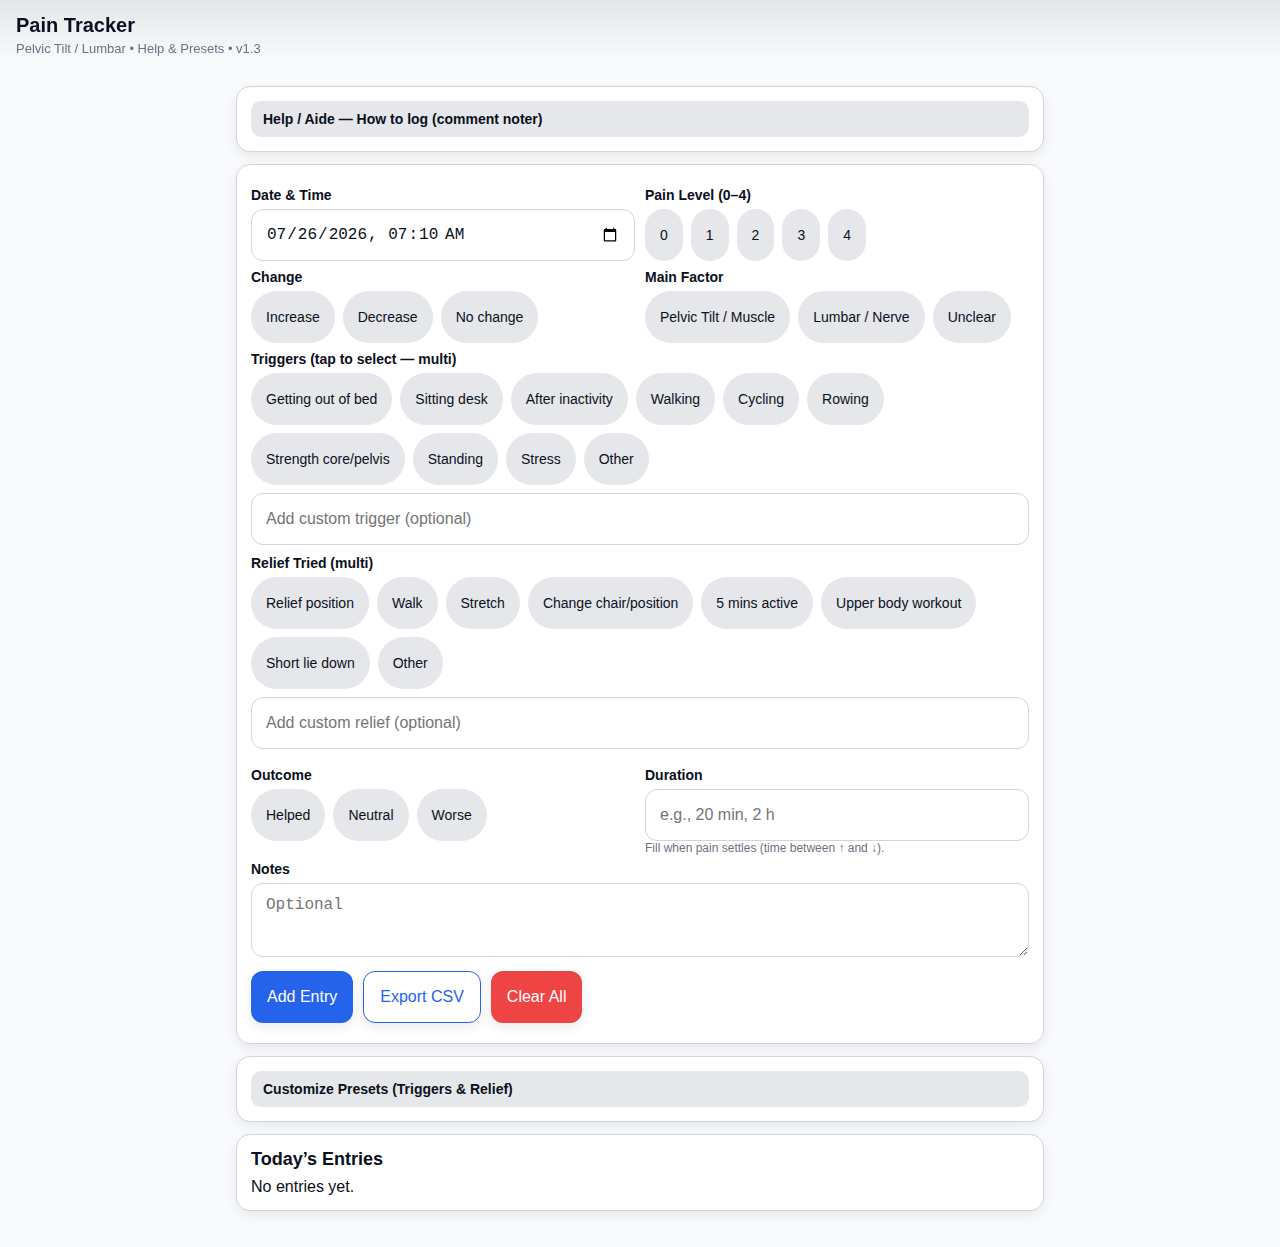
<file: pain-tracker-4.html>
<!DOCTYPE html>
<html lang="en">
<head>
  <meta charset="utf-8" />
  <meta name="viewport" content="width=device-width, initial-scale=1, viewport-fit=cover" />
  <title>Pain Tracker — Pelvic & Lumbar (Presets)</title>
  <meta name="color-scheme" content="light dark" />
  <style>
    :root{
      --bg:#0b0d10; --fg:#e5e7eb; --muted:#9ca3af; --accent:#60a5fa;
      --card:#11161c; --chip:#1f2630; --chip-sel:#60a5fa; --chip-sel-fg:#0b0d10;
      --danger:#ef4444; --radius:14px; --tap:52px; --shadow:none;
      --border:#25313d; --ok:#34d399;
      --font:-apple-system,BlinkMacSystemFont,Segoe UI,Roboto,Helvetica,Arial,"Apple Color Emoji","Segoe UI Emoji";
    }
    @media (prefers-color-scheme: light){
      :root{
        --bg:#f8fafc; --fg:#0b1020; --muted:#6b7280; --accent:#2563eb;
        --card:#ffffff; --chip:#e5e7eb; --chip-sel:#2563eb; --chip-sel-fg:#fff;
        --shadow:0 4px 12px rgba(0,0,0,.08); --border:#d1d5db; --ok:#10b981;
      }
    }
    *{box-sizing:border-box}
    body{margin:0; background:var(--bg); color:var(--fg); font-family:var(--font); -webkit-font-smoothing:antialiased;}
    header{position:sticky; top:0; z-index:5; padding:14px 16px calc(env(safe-area-inset-top) + 6px);
      background:linear-gradient(180deg, rgba(0,0,0,.08), transparent); backdrop-filter: blur(6px);}
    h1{margin:0 0 4px; font-size:20px}
    .sub{color:var(--muted); font-size:13px}
    .wrap{padding:12px 16px 24px; max-width:840px; margin:0 auto}
    .card{background:var(--card); padding:14px; border-radius:var(--radius); box-shadow:var(--shadow); margin:12px 0; border:1px solid var(--border)}
    label{font-size:14px; font-weight:600; display:block; margin:8px 0 6px}
    input[type="text"],input[type="datetime-local"],textarea{
      width:100%; border:1px solid var(--border); border-radius:12px; padding:12px 14px; font-size:16px; min-height:var(--tap); background:transparent; color:var(--fg);
    }
    textarea{min-height:74px}
    .chips{display:flex; flex-wrap:wrap; gap:8px}
    .chip{
      user-select:none; cursor:pointer; padding:10px 14px; border-radius:999px; background:var(--chip);
      color:var(--fg); font-size:14px; min-height:var(--tap); display:flex; align-items:center; border:1px solid transparent;
    }
    .chip[data-selected="true"]{ background:var(--chip-sel); color:var(--chip-sel-fg); }
    .row{display:grid; grid-template-columns:1fr 1fr; gap:10px}
    @media (max-width:520px){ .row{grid-template-columns:1fr} }
    .btnbar{display:flex; gap:10px; flex-wrap:wrap}
    button{ appearance:none; border:none; border-radius:12px; padding:12px 16px; font-size:16px; min-height:var(--tap);
      cursor:pointer; background:var(--accent); color:#fff; box-shadow:var(--shadow); }
    .ghost{background:transparent; color:var(--accent); border:1px solid var(--accent)}
    .danger{background:var(--danger)}
    .entry{border:1px dashed rgba(127,127,127,.25); border-radius:12px; padding:12px; margin:10px 0; background:transparent}
    .entry h3{margin:0 0 6px; font-size:16px}
    .entry small{color:var(--muted)}
    .tags{display:flex; gap:6px; flex-wrap:wrap; margin:8px 0}
    .tag{background:var(--chip); padding:6px 10px; border-radius:999px; font-size:12px}
    .hint{font-size:12px; color:var(--muted)}
    details>summary{cursor:pointer; list-style:none; padding:10px 12px; border-radius:10px; background:var(--chip);
      font-weight:600; font-size:14px}
    details[open]>summary{background:var(--chip-sel); color:var(--chip-sel-fg)}
    .help{padding:10px 8px 2px; font-size:14px; color:var(--fg)}
    .pill{display:inline-flex; gap:6px; align-items:center; padding:6px 10px; border-radius:999px; background:var(--chip); font-size:12px; margin:4px 6px 0 0}
    .pill button{background:transparent; color:inherit; border:1px solid var(--border); padding:2px 6px; border-radius:8px; font-size:12px}
    .ok{color:var(--ok); font-size:13px; margin-top:6px; display:none}
  </style>
</head>
<body>
  <header>
    <h1>Pain Tracker</h1>
    <div class="sub">Pelvic Tilt / Lumbar • Help & Presets • v1.3</div>
  </header>

  <div class="wrap">

    <!-- HELP -->
    <div class="card">
      <details>
        <summary>Help / Aide — How to log (comment noter)</summary>
        <div class="help">
          <p><strong>Main Factor:</strong> Pelvic Tilt/Muscle = posture/adductors/sitting & getting out of bed. Lumbar/Nerve = rowing/cycling/after inactivity/lordosis signs. Unclear = not sure.</p>
          <p><strong>Change:</strong> Increase = start of flare; Decrease = end; No change = stable.</p>
          <p><strong>Duration:</strong> fill when pain settles (time between ↑ and ↓).</p>
        </div>
      </details>
    </div>

    <!-- FORM -->
    <div class="card">
      <div class="row">
        <div>
          <label for="dt">Date & Time</label>
          <input id="dt" type="datetime-local" />
        </div>
        <div>
          <label>Pain Level (0–4)</label>
          <div class="chips" id="pain">
            <div class="chip" data-value="0">0</div><div class="chip" data-value="1">1</div>
            <div class="chip" data-value="2">2</div><div class="chip" data-value="3">3</div>
            <div class="chip" data-value="4">4</div>
          </div>
        </div>
      </div>

      <div class="row">
        <div>
          <label>Change</label>
          <div class="chips" id="change">
            <div class="chip" data-value="Increase">Increase</div>
            <div class="chip" data-value="Decrease">Decrease</div>
            <div class="chip" data-value="No change">No change</div>
          </div>
        </div>
        <div>
          <label>Main Factor</label>
          <div class="chips" id="factor">
            <div class="chip" data-value="Pelvic Tilt / Muscle">Pelvic Tilt / Muscle</div>
            <div class="chip" data-value="Lumbar / Nerve">Lumbar / Nerve</div>
            <div class="chip" data-value="Unclear">Unclear</div>
          </div>
        </div>
      </div>

      <!-- TRIGGERS -->
      <label>Triggers (tap to select — multi)</label>
      <div class="chips" id="triggers"></div>
      <input id="triggerCustom" type="text" placeholder="Add custom trigger (optional)" style="margin-top:8px" />

      <!-- RELIEF -->
      <label style="margin-top:10px">Relief Tried (multi)</label>
      <div class="chips" id="reliefTried"></div>
      <input id="reliefCustom" type="text" placeholder="Add custom relief (optional)" style="margin-top:8px" />

      <div class="row" style="margin-top:10px">
        <div>
          <label>Outcome</label>
          <div class="chips" id="outcome">
            <div class="chip" data-value="Helped">Helped</div>
            <div class="chip" data-value="Neutral">Neutral</div>
            <div class="chip" data-value="Worse">Worse</div>
          </div>
        </div>
        <div>
          <label>Duration</label>
          <input id="duration" type="text" placeholder="e.g., 20 min, 2 h" />
          <div class="hint">Fill when pain settles (time between ↑ and ↓).</div>
        </div>
      </div>

      <label for="notes" style="margin-top:6px">Notes</label>
      <textarea id="notes" placeholder="Optional"></textarea>

      <div class="btnbar" style="margin-top:10px">
        <button id="addBtn">Add Entry</button>
        <button class="ghost" id="exportBtn" type="button">Export CSV</button>
        <button class="danger" id="clearBtn" type="button">Clear All</button>
      </div>
      <div id="msg" class="hint" style="margin-top:6px"></div>
    </div>

    <!-- PRESET BUILDER -->
    <div class="card">
      <details>
        <summary>Customize Presets (Triggers & Relief)</summary>
        <div class="help">
          <p>Add your own chips. They appear above immediately and are saved on this device.</p>
          <div class="row">
            <div>
              <label>Add Trigger preset</label>
              <input id="newTrigger" type="text" placeholder="e.g., Stair climbing" />
              <button class="ghost" id="addTriggerPreset" type="button" style="margin-top:8px">Add Trigger</button>
              <div id="triggerPresetList" class="hint" style="margin-top:8px"></div>
            </div>
            <div>
              <label>Add Relief preset</label>
              <input id="newRelief" type="text" placeholder="e.g., Ice, Heat" />
              <button class="ghost" id="addReliefPreset" type="button" style="margin-top:8px">Add Relief</button>
              <div id="reliefPresetList" class="hint" style="margin-top:8px"></div>
            </div>
          </div>
          <div class="hint" style="margin-top:10px">Tip: long-press a chip in the list below to remove it.</div>
          <div id="presetSaved" class="ok">Presets saved ✔</div>
        </div>
      </details>
    </div>

    <!-- LIST -->
    <div class="card">
      <h2 style="margin:0 0 8px; font-size:18px">Today’s Entries</h2>
      <div id="list" class="list-empty">No entries yet.</div>
    </div>

  </div>

  <script>
    // Polyfill
    if (!('crypto' in window) || !('randomUUID' in crypto)) {
      window.crypto = window.crypto || {};
      crypto.randomUUID = () => 'id-'+Date.now().toString(36)+'-'+Math.random().toString(36).slice(2,9);
    }

    const $ = (s,root=document)=>root.querySelector(s);
    const $$ = (s,root=document)=>[...root.querySelectorAll(s)];

    // Storage keys
    const KEY_ENTRIES  = 'painTracker_pelvicLumbar_entries_v13';
    const KEY_TRIGGERS = 'painTracker_presets_triggers_v13';
    const KEY_RELIEFS  = 'painTracker_presets_reliefs_v13';

    // Defaults (first run only)
    const DEFAULT_TRIGGERS = [
      "Getting out of bed","Sitting desk","After inactivity","Walking","Cycling",
      "Rowing","Strength core/pelvis","Standing","Stress","Other"
    ];
    const DEFAULT_RELIEFS = [
      "Relief position","Walk","Stretch","Change chair/position","5 mins active",
      "Upper body workout","Short lie down","Other"
    ];

    // Load / init presets
    const entries = JSON.parse(localStorage.getItem(KEY_ENTRIES)||'[]');
    let triggerPresets = JSON.parse(localStorage.getItem(KEY_TRIGGERS)||'null') || DEFAULT_TRIGGERS.slice();
    let reliefPresets  = JSON.parse(localStorage.getItem(KEY_RELIEFS)||'null')  || DEFAULT_RELIEFS.slice();

    function persistPresets(){
      localStorage.setItem(KEY_TRIGGERS, JSON.stringify(triggerPresets));
      localStorage.setItem(KEY_RELIEFS, JSON.stringify(reliefPresets));
      const ok = $('#presetSaved'); ok.style.display='block'; setTimeout(()=>ok.style.display='none', 1200);
    }
    function persistEntries(){ localStorage.setItem(KEY_ENTRIES, JSON.stringify(entries)); }

    // Init datetime (rounded to 5 min)
    (function initDT(){
      const dt = $('#dt');
      const now = new Date();
      now.setMinutes(now.getMinutes() - (now.getMinutes()%5));
      const tz = new Date(now.getTime() - (now.getTimezoneOffset()*60000));
      dt.value = tz.toISOString().slice(0,16);
    })();

    // Single-select groups
    function initSingle(id){
      const box = $(id);
      box.addEventListener('click', e=>{
        const chip = e.target.closest('.chip'); if(!chip) return;
        $$('.chip', box).forEach(c=>c.dataset.selected="false");
        chip.dataset.selected = "true";
      });
    }
    ['#pain','#change','#factor','#outcome'].forEach(initSingle);

    // Multi-select groups (event delegation)
    function initMulti(containerSelector, groupName){
      const box = $(containerSelector);
      box.addEventListener('click', e=>{
        const chip = e.target.closest('.chip'); if(!chip) return;
        if(chip.dataset.group !== groupName) return;
        chip.dataset.selected = chip.dataset.selected==="true" ? "false" : "true";
      });
    }
    initMulti('#triggers','trg');
    initMulti('#reliefTried','relieftried');

    // Render preset chips into the chip rows
    function renderPresetChips(){
      const trgBox = $('#triggers');
      const rlfBox = $('#reliefTried');
      trgBox.innerHTML = '';
      rlfBox.innerHTML = '';

      triggerPresets.forEach(v=>{
        const d = document.createElement('div');
        d.className='chip'; d.dataset.group='trg'; d.dataset.value=v; d.textContent=v;
        trgBox.appendChild(d);
      });
      reliefPresets.forEach(v=>{
        const d = document.createElement('div');
        d.className='chip'; d.dataset.group='relieftried'; d.dataset.value=v; d.textContent=v;
        rlfBox.appendChild(d);
      });
    }

    // Render preset lists with remove buttons
    function renderPresetLists(){
      const tp = $('#triggerPresetList'); const rp = $('#reliefPresetList');
      tp.innerHTML = ''; rp.innerHTML = '';

      triggerPresets.forEach((v,i)=>{
        const el = document.createElement('span');
        el.className='pill'; el.innerHTML = `${v} <button data-type="trg" data-idx="${i}">remove</button>`;
        tp.appendChild(el);
      });
      reliefPresets.forEach((v,i)=>{
        const el = document.createElement('span');
        el.className='pill'; el.innerHTML = `${v} <button data-type="rlf" data-idx="${i}">remove</button>`;
        rp.appendChild(el);
      });
    }

    // Add preset handlers
    $('#addTriggerPreset').addEventListener('click', ()=>{
      const val = ($('#newTrigger').value||'').trim();
      if(!val) return;
      if(!triggerPresets.includes(val)){
        triggerPresets.push(val);
        persistPresets(); renderPresetChips(); renderPresetLists();
      }
      $('#newTrigger').value = '';
    });
    $('#addReliefPreset').addEventListener('click', ()=>{
      const val = ($('#newRelief').value||'').trim();
      if(!val) return;
      if(!reliefPresets.includes(val)){
        reliefPresets.push(val);
        persistPresets(); renderPresetChips(); renderPresetLists();
      }
      $('#newRelief').value = '';
    });

    // Remove preset (via buttons next to each pill)
    document.addEventListener('click', (e)=>{
      const b = e.target.closest('button'); if(!b) return;
      if(b.dataset.type==='trg'){
        const i = +b.dataset.idx; if(i>=0){ triggerPresets.splice(i,1); persistPresets(); renderPresetChips(); renderPresetLists(); }
      }else if(b.dataset.type==='rlf'){
        const i = +b.dataset.idx; if(i>=0){ reliefPresets.splice(i,1); persistPresets(); renderPresetChips(); renderPresetLists(); }
      }
    });

    // Utilities to gather values
    function chipVal(id){ const sel = document.querySelector(`${id} .chip[data-selected="true"]`); return sel? sel.dataset.value : ''; }
    function chipMultiVals(group){ return [...document.querySelectorAll(`.chip[data-group="${group}"][data-selected="true"]`)].map(c=>c.dataset.value); }

    // Add entry
    function addEntry(){
      const msg = $('#msg'); msg.textContent='';
      const pain = chipVal('#pain'); if(!pain){ msg.textContent='Pick a pain level (0–4).'; return; }
      const triggers = [...new Set([...chipMultiVals('trg'), ($('#triggerCustom').value||'').trim()].filter(Boolean))].join(', ');
      if(!triggers){ msg.textContent='Add at least one trigger (preset or custom).'; return; }
      const relief = [...new Set([...chipMultiVals('relieftried'), ($('#reliefCustom').value||'').trim()].filter(Boolean))].join(', ');

      const item = {
        id: crypto.randomUUID(),
        dt: $('#dt').value,
        pain,
        change: chipVal('#change'),
        factor: chipVal('#factor'),
        trigger: triggers,
        relief: relief,
        outcome: chipVal('#outcome'),
        duration: ($('#duration').value||'').trim(),
        notes: ($('#notes').value||'').trim()
      };
      entries.push(item);
      persistEntries();
      renderEntries();

      // reset quick fields (keep dt)
      ['#pain','#change','#factor','#outcome','#triggers','#reliefTried'].forEach(id=>{
        $$(id+' .chip').forEach(c=>c.dataset.selected="false");
      });
      ['triggerCustom','reliefCustom','duration','notes'].forEach(id=>{ const el=document.getElementById(id); if(el) el.value=''; });
      msg.textContent='Saved locally ✔';
      setTimeout(()=>{ msg.textContent=''; }, 1200);
    }

    // Export CSV
    function exportCSV(){
      const header = ["Date & Time","Pain","Change","Main Factor","Triggers","Relief Tried","Outcome","Duration","Notes","ID"];
      const rows = entries.map(e=>[
        e.dt, e.pain, e.change||'', e.factor||'', e.trigger||'', e.relief||'', e.outcome||'', e.duration||'', (e.notes||'').replace(/\r?\n/g,' '), e.id
      ]);
      const csv = [header, ...rows].map(r=>r.map(v=>`"${(v??'')}"`).join(',')).join('\n');
      const blob = new Blob([csv], {type:'text/csv;charset=utf-8;'});
      const url = URL.createObjectURL(blob);
      const a = document.createElement('a'); a.href = url;
      a.download = `pain_entries_${new Date().toISOString().slice(0,10)}.csv`;
      document.body.appendChild(a); a.click(); document.body.removeChild(a);
      URL.revokeObjectURL(url);
    }

    // Clear all entries
    function clearAll(){
      if(!confirm('Delete ALL entries on this device?')) return;
      entries.splice(0, entries.length);
      persistEntries();
      renderEntries();
    }

    // Render entries
    function renderEntries(){
      const list = $('#list');
      if(!entries.length){ list.className='list-empty'; list.textContent='No entries yet.'; return; }
      list.className='';
      list.innerHTML = '';
      const today = new Date().toISOString().slice(0,10);
      const todayEntries = entries.filter(e=> (e.dt||'').slice(0,10)===today);
      const others = entries.filter(e=> (e.dt||'').slice(0,10)!==today);
      const ordered = [
        ...todayEntries.sort((a,b)=>a.dt.localeCompare(b.dt)),
        ...others.sort((a,b)=>b.dt.localeCompare(a.dt))
      ];
      ordered.forEach(e=>{
        const div = document.createElement('div');
        div.className='entry';
        div.innerHTML = `
          <h3>${e.dt||''} <small>${e.factor? '• '+e.factor : ''}</small></h3>
          <div class="tags">
            <span class="tag">Pain: ${e.pain}${e.change? ' ('+e.change+')':''}</span>
            ${e.trigger? `<span class="tag">Triggers: ${e.trigger}</span>`:''}
            ${e.relief? `<span class="tag">Relief: ${e.relief}${e.outcome? ' ('+e.outcome+')':''}</span>`:''}
            ${e.duration? `<span class="tag">Duration: ${e.duration}</span>`:''}
          </div>
          ${e.notes? `<div style="font-size:14px; white-space:pre-wrap">${e.notes.replace(/</g,'&lt;')}</div>`:''}
        `;
        list.appendChild(div);
      });
    }

    // Wire buttons
    $('#addBtn').addEventListener('click', addEntry);
    $('#exportBtn').addEventListener('click', exportCSV);
    $('#clearBtn').addEventListener('click', clearAll);

    // First render
    renderPresetChips();
    renderPresetLists();
    renderEntries();
  </script>
</body>
</html>
</file>
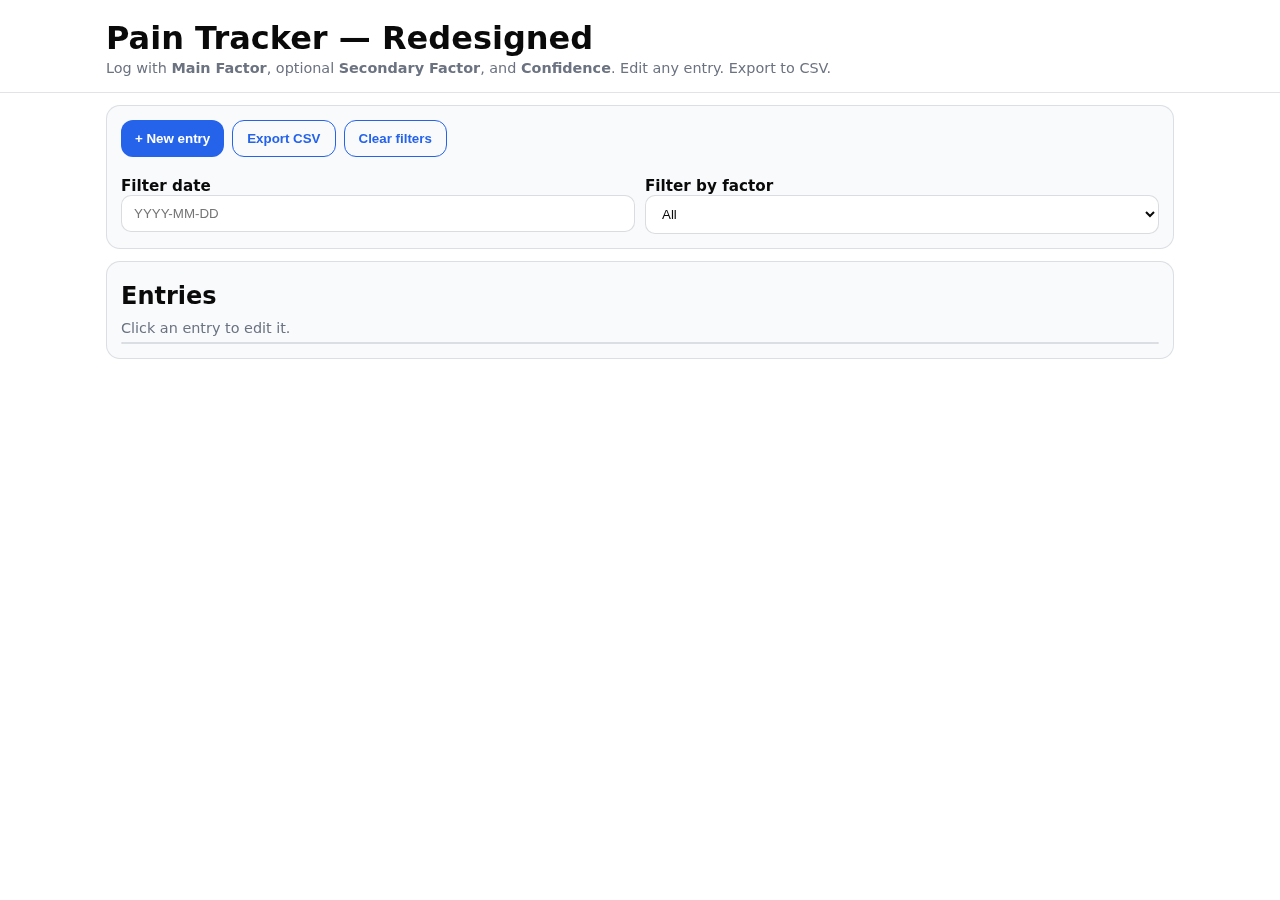
<file: pain-tracker-5.html>
<!DOCTYPE html>
<html lang="en">
<head>
  <meta charset="utf-8" />
  <meta name="viewport" content="width=device-width, initial-scale=1, viewport-fit=cover" />
  <title>Pain Tracker — Redesigned</title>
  <meta name="color-scheme" content="light dark" />
  <style>
    :root{
      --bg:#ffffff; --fg:#0a0a0a; --muted:#6b7280; --accent:#2563eb; --ok:#16a34a; --warn:#b45309; --bad:#dc2626; --surface:#f8fafc;
    }
    @media (prefers-color-scheme: dark){
      :root{ --bg:#0b0f15; --fg:#e5e7eb; --muted:#9ca3af; --accent:#60a5fa; --ok:#34d399; --warn:#f59e0b; --bad:#f87171; --surface:#0f172a; }
    }
    *{ box-sizing:border-box; }
    body{ margin:0; font-family: system-ui, -apple-system, Segoe UI, Roboto, Helvetica, Arial, "Apple Color Emoji","Segoe UI Emoji"; background:var(--bg); color:var(--fg); }
    header{ position:sticky; top:0; z-index:10; backdrop-filter:saturate(180%) blur(8px); background:color-mix(in hsl, var(--bg) 85%, transparent); border-bottom:1px solid color-mix(in hsl, var(--muted) 20%, transparent); }
    .container{ max-width:1100px; margin:0 auto; padding:16px; }
    h1{ font-size:clamp(1.4rem, 1rem + 2vw, 2rem); margin:0.2rem 0; }

    /* layout */
    .grid{ display:grid; gap:12px; grid-template-columns: repeat(12, 1fr); }
    .card{ background:var(--surface); border:1px solid color-mix(in hsl, var(--muted) 20%, transparent); border-radius:14px; padding:14px; }

    /* form */
    label{ font-weight:600; font-size:0.95rem; display:block; margin-top:8px; }
    input[type="text"], input[type="number"], select, textarea{
      width:100%; padding:10px 12px; border-radius:10px; border:1px solid color-mix(in hsl, var(--muted) 25%, transparent); background:var(--bg); color:var(--fg);
    }
    textarea{ min-height:80px; resize:vertical; }
    .row{ display:flex; gap:10px; flex-wrap:wrap; }
    .row > div{ flex:1 1 180px; }
    .muted{ color:var(--muted); font-size:0.9rem; }

    /* buttons */
    .btn{ appearance:none; border:none; border-radius:12px; padding:10px 14px; font-weight:600; cursor:pointer; background:var(--accent); color:white; }
    .btn.secondary{ background:transparent; color:var(--accent); border:1px solid var(--accent); }
    .btn.warn{ background:transparent; color:var(--bad); border:1px solid var(--bad); }
    .btn-group{ display:flex; gap:8px; flex-wrap:wrap; }

    /* table */
    table{ width:100%; border-collapse:collapse; }
    th, td{ text-align:left; padding:10px; border-bottom:1px solid color-mix(in hsl, var(--muted) 20%, transparent); vertical-align:top; }
    th{ font-size:0.9rem; color:var(--muted); position:sticky; top:56px; background:var(--surface); }
    tr:hover{ background:color-mix(in hsl, var(--surface) 80%, var(--bg)); }
    .chip{ display:inline-block; padding:2px 8px; border-radius:999px; font-size:0.75rem; border:1px solid color-mix(in hsl, var(--muted) 30%, transparent); margin-right:6px; }
    .chip.ok{ border-color:var(--ok); color:var(--ok); }
    .chip.bad{ border-color:var(--bad); color:var(--bad); }
    thead {display: none;}

    /* responsive */
    @media (max-width: 720px){ th:nth-child(6), td:nth-child(6), th:nth-child(7), td:nth-child(7){ display:none; } }
  </style>
</head>
<body>
  <header>
    <div class="container">
      <h1>Pain Tracker — Redesigned</h1>
      <div class="muted">Log with <strong>Main Factor</strong>, optional <strong>Secondary Factor</strong>, and <strong>Confidence</strong>. Edit any entry. Export to CSV.</div>
    </div>
  </header>

  <main class="container" style="padding-top:12px">
    <div class="grid">
      <section class="card" style="grid-column: 1 / -1">
        <div class="btn-group" role="group" aria-label="Primary actions">
          <button class="btn" id="newEntryBtn">+ New entry</button>
          <button class="btn secondary" id="exportBtn" title="Download CSV of all entries">Export CSV</button>
          <button class="btn secondary" id="clearFiltersBtn">Clear filters</button>
        </div>
        <div class="row" style="margin-top:12px">
          <div>
            <label for="filterDate">Filter date</label>
            <input type="text" id="filterDate" placeholder="YYYY-MM-DD">
          </div>
          <div>
            <label for="filterFactor">Filter by factor</label>
            <select id="filterFactor">
              <option value="">All</option>
              <option>Pelvic Tilt / Muscle</option>
              <option>Lumbar / Nerve</option>
              <option>Other</option>
            </select>
          </div>
        </div>
      </section>

      <section id="formCard" class="card" style="grid-column: 1 / -1; display:none">
        <h2 style="margin:6px 0 10px">Entry</h2>
        <form id="entryForm" autocomplete="off">
          <input type="hidden" id="entryId">
          <div class="row">
            <div>
              <label for="datetime">Date & Time</label>
              <input type="text" id="datetime" required>
              <div class="muted">Auto-filled. You can adjust.</div>
            </div>
            <div>
              <label for="pain">Pain (0–10)</label>
              <input type="number" id="pain" min="0" max="10" step="1" required>
            </div>
            <div>
              <label for="change">Change</label>
              <select id="change" required>
                <option value="">— Select —</option>
                <option>Increase</option>
                <option>Decrease</option>
                <option>No Change</option>
              </select>
            </div>
          </div>

          <div class="row">
            <div>
              <label for="mainFactor">Main Factor</label>
              <select id="mainFactor" required>
                <option value="">— Select —</option>
                <option>Pelvic Tilt / Muscle</option>
                <option>Lumbar / Nerve</option>
                <option>Other</option>
              </select>
            </div>
            <div>
              <label for="secondaryFactor">Secondary Factor (optional)</label>
              <select id="secondaryFactor">
                <option>None</option>
                <option>Pelvic Tilt / Muscle</option>
                <option>Lumbar / Nerve</option>
                <option>Other</option>
              </select>
            </div>
            <div>
              <label>Confidence</label>
              <div class="row" role="radiogroup" aria-label="Confidence">
                <label><input type="radio" name="confidence" value="Sure" checked> ✅ Sure</label>
                <label><input type="radio" name="confidence" value="Unsure"> ❓ Unsure</label>
              </div>
            </div>
          </div>

          <div class="row">
            <div>
              <label for="triggers">Triggers</label>
              <input type="text" id="triggers" placeholder="e.g. Sitting on scooter; Knees to chest; After inactivity">
            </div>
            <div>
              <label for="relief">Relief Tried</label>
              <input type="text" id="relief" placeholder="e.g. Walk; Change position; Stretch">
            </div>
            <div>
              <label for="outcome">Outcome</label>
              <select id="outcome">
                <option value="">— Select —</option>
                <option>Helped</option>
                <option>Worse</option>
                <option>No Change</option>
              </select>
            </div>
          </div>

          <div class="row">
            <div>
              <label for="duration">Duration</label>
              <input type="text" id="duration" placeholder="e.g. 10 mins, 1 h, 90 min">
            </div>
            <div style="flex:2 1 260px">
              <label for="notes">Notes</label>
              <textarea id="notes" placeholder="Details, posture, sensations, anything notable..."></textarea>
            </div>
          </div>

          <div class="btn-group" style="margin-top:10px">
            <button type="submit" class="btn" id="saveBtn">Save</button>
            <button type="button" class="btn secondary" id="cancelBtn">Cancel</button>
          </div>
        </form>
      </section>

      <section class="card" style="grid-column: 1 / -1">
        <h2 style="margin:6px 0 10px">Entries</h2>
        <div class="muted" style="margin-bottom:6px">Click an entry to edit it.</div>
        <div style="overflow:auto; max-height:60vh; border:1px solid color-mix(in hsl, var(--muted) 20%, transparent); border-radius:10px">
          <table id="entriesTable" aria-label="Pain entries">
            <thead>
              <tr>
                <th>Date & Time</th>
                <th>Pain</th>
                <th>Change</th>
                <th>Main</th>
                <th>Secondary</th>
                <th>Confidence</th>
                <th>Triggers</th>
                <th>Relief</th>
                <th>Outcome</th>
                <th>Duration</th>
                <th>Notes</th>
                <th>Actions</th>
              </tr>
            </thead>
            <tbody id="entriesBody"></tbody>
          </table>
        </div>
      </section>
    </div>
  </main>

<script>
(function(){
  const $ = (sel) => document.querySelector(sel);
  const nowIsoLocal = () => {
    const d = new Date();
    const pad = (n) => String(n).padStart(2, '0');
    const iso = `${d.getFullYear()}-${pad(d.getMonth()+1)}-${pad(d.getDate())}T${pad(d.getHours())}:${pad(d.getMinutes())}`;
    return iso; // minutes precision is plenty for logging
  };

  const STORAGE_KEY = 'painEntriesV2';

  const state = {
    entries: [],
    editingId: null,
    filters: { date:'', factor:'' }
  };

  // Safe load/save
  const load = () => {
    try{
      const raw = localStorage.getItem(STORAGE_KEY);
      state.entries = raw ? JSON.parse(raw) : [];
    } catch(e){
      console.error('Failed to load entries', e);
      state.entries = [];
    }
  };
  const save = () => {
    try{ localStorage.setItem(STORAGE_KEY, JSON.stringify(state.entries)); }
    catch(e){ console.error('Failed to save entries', e); }
  };

  const uuid = () => (crypto?.randomUUID ? crypto.randomUUID() : 'id-' + Math.random().toString(36).slice(2));

  const openForm = (prefill={}) => {
    $('#formCard').style.display = 'block';
    $('#entryId').value = prefill.id || '';
    $('#datetime').value = prefill.datetime || nowIsoLocal();
    $('#pain').value = prefill.pain ?? '';
    $('#change').value = prefill.change || '';
    $('#mainFactor').value = prefill.mainFactor || '';
    $('#secondaryFactor').value = prefill.secondaryFactor || 'None';
    const conf = prefill.confidence || 'Sure';
    document.querySelectorAll('input[name="confidence"]').forEach(r => r.checked = (r.value === conf));
    $('#triggers').value = prefill.triggers || '';
    $('#relief').value = prefill.relief || '';
    $('#outcome').value = prefill.outcome || '';
    $('#duration').value = prefill.duration || '';
    $('#notes').value = prefill.notes || '';
  };
  const closeForm = () => {
    $('#formCard').style.display = 'none';
    $('#entryForm').reset();
  };

  const entryFromForm = () => {
    const confidence = document.querySelector('input[name="confidence"]:checked')?.value || 'Sure';
    return {
      id: $('#entryId').value || uuid(),
      datetime: $('#datetime').value.trim(),
      pain: Number($('#pain').value),
      change: $('#change').value,
      mainFactor: $('#mainFactor').value,
      secondaryFactor: $('#secondaryFactor').value || 'None',
      confidence,
      triggers: $('#triggers').value.trim(),
      relief: $('#relief').value.trim(),
      outcome: $('#outcome').value,
      duration: $('#duration').value.trim(),
      notes: $('#notes').value.trim()
    };
  };

  const validate = (e) => {
    const err = [];
    if(!$('#datetime').value) err.push('Date & Time');
    if($('#pain').value === '') err.push('Pain');
    if(!$('#change').value) err.push('Change');
    if(!$('#mainFactor').value) err.push('Main Factor');
    if(err.length){ alert('Please fill: ' + err.join(', ')); return false; }
    return true;
  };

  const render = () => {
    const tbody = $('#entriesBody');
    tbody.innerHTML = '';

    // Sort desc by datetime
    const items = [...state.entries]
      .filter(it => !state.filters.date || (it.datetime?.startsWith(state.filters.date)))
      .filter(it => !state.filters.factor || it.mainFactor === state.filters.factor)
      .sort((a,b) => (a.datetime < b.datetime ? 1 : -1));

    for(const it of items){
      const tr = document.createElement('tr');
      const confChip = `<span class="chip ${it.confidence==='Sure'?'ok':'bad'}">${it.confidence}</span>`;
      tr.innerHTML = `
        <td><div style="min-width:150px">${it.datetime || ''}</div></td>
        <td>${Number.isFinite(it.pain)? it.pain : ''}</td>
        <td>${it.change || ''}</td>
        <td>${it.mainFactor || ''}</td>
        <td>${it.secondaryFactor || 'None'}</td>
        <td>${confChip}</td>
        <td>${it.triggers || ''}</td>
        <td>${it.relief || ''}</td>
        <td>${it.outcome || ''}</td>
        <td>${it.duration || ''}</td>
        <td>${it.notes || ''}</td>
        <td>
          <button class="btn secondary" data-action="edit" data-id="${it.id}">Edit</button>
          <button class="btn warn" data-action="del" data-id="${it.id}">Delete</button>
        </td>`;
      tr.addEventListener('click', (ev)=>{
        // avoid double-opening when clicking buttons
        if(ev.target.closest('button')) return;
        openForm(it);
      });
      tbody.appendChild(tr);
    }
  };

  const exportCSV = () => {
    const header = [
      'ID','Date & Time','Pain','Change','Main Factor','Secondary Factor','Confidence','Triggers','Relief Tried','Outcome','Duration','Notes'
    ];
    const esc = (v) => {
      if(v === null || v === undefined) return '';
      const s = String(v);
      if(/[",\n]/.test(s)) return '"' + s.replace(/"/g, '""') + '"';
      return s;
    };
    const lines = [header.join(',')];
    for(const it of state.entries){
      lines.push([
        it.id, it.datetime, it.pain, it.change, it.mainFactor, it.secondaryFactor, it.confidence,
        it.triggers, it.relief, it.outcome, it.duration, it.notes
      ].map(esc).join(','));
    }
    const csv = lines.join('\n');
    const blob = new Blob([csv], {type:'text/csv;charset=utf-8;'});
    const url = URL.createObjectURL(blob);
    const a = document.createElement('a');
    a.href = url; a.download = 'pain_entries.csv'; a.click();
    URL.revokeObjectURL(url);
  };

  // Event wiring
  $('#newEntryBtn').addEventListener('click', ()=> openForm({}));
  $('#cancelBtn').addEventListener('click', ()=> closeForm());
  $('#exportBtn').addEventListener('click', exportCSV);
  $('#clearFiltersBtn').addEventListener('click', ()=>{ state.filters={date:'',factor:''}; $('#filterDate').value=''; $('#filterFactor').value=''; render(); });
  $('#filterDate').addEventListener('input', (e)=>{ state.filters.date = e.target.value.trim(); render(); });
  $('#filterFactor').addEventListener('change', (e)=>{ state.filters.factor = e.target.value; render(); });

  $('#entryForm').addEventListener('submit', (e)=>{
    e.preventDefault();
    if(!validate()) return;
    const it = entryFromForm();
    const idx = state.entries.findIndex(x => x.id === it.id);
    if(idx >= 0) state.entries[idx] = it; else state.entries.push(it);
    save();
    closeForm();
    render();
  });

  // Row action buttons (edit/delete)
  document.addEventListener('click', (e)=>{
    const btn = e.target.closest('button[data-action]');
    if(!btn) return;
    const id = btn.getAttribute('data-id');
    if(btn.dataset.action === 'edit'){
      const it = state.entries.find(x=>x.id===id);
      if(it) openForm(it);
    } else if(btn.dataset.action === 'del'){
      if(confirm('Delete this entry?')){
        state.entries = state.entries.filter(x=>x.id!==id);
        save(); render();
      }
    }
  });

  // Init
  load();
  render();
})();
</script>
</body>
</html>
</file>
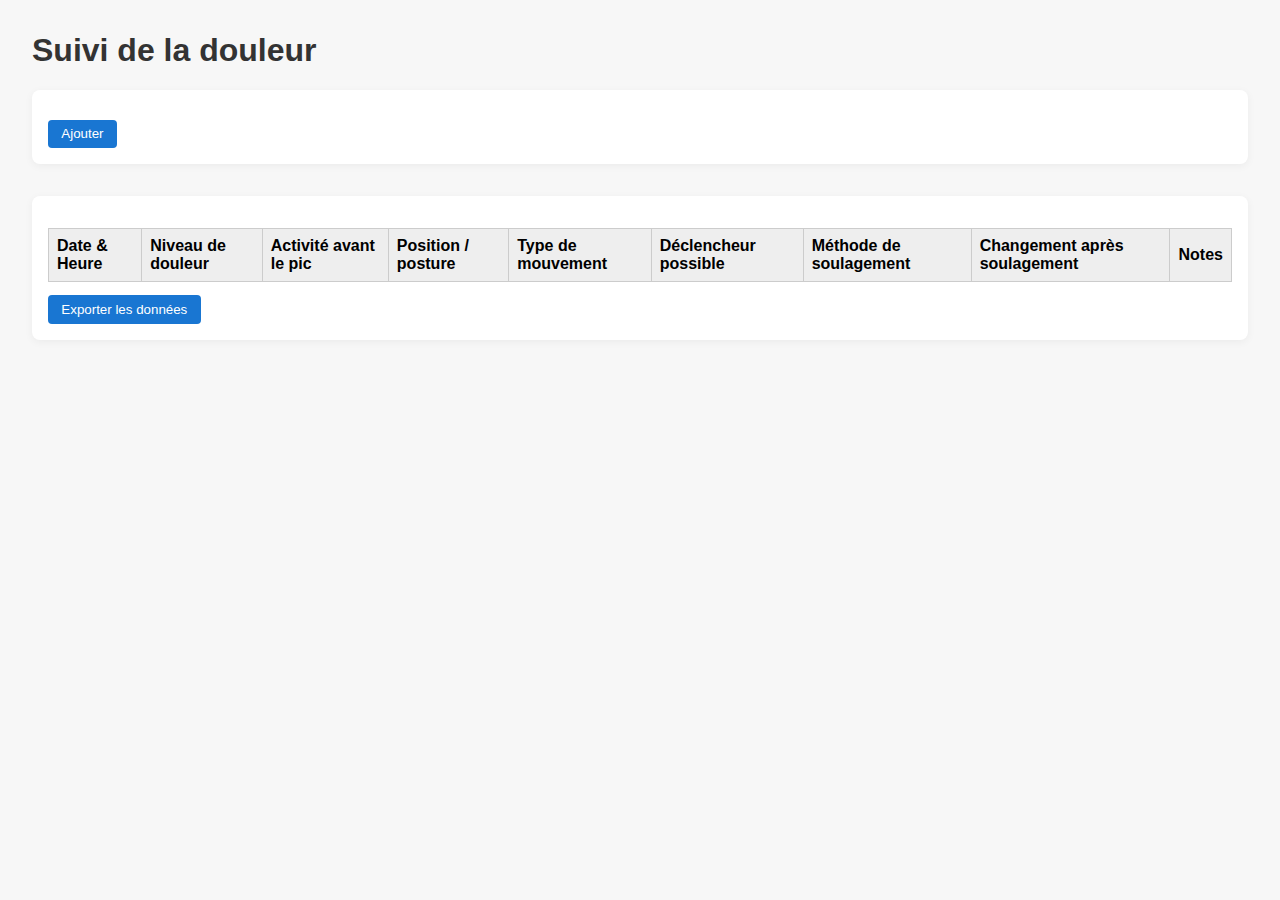
<file: pain-tracking.html>
<!DOCTYPE html>
<html lang="en">
<head>
    <meta charset="UTF-8">
    <meta name="viewport" content="width=device-width, initial-scale=1.0">
    <title>Suivi de la douleur</title>
    <style>
        body { font-family: Arial, sans-serif; margin: 2em; background: #f7f7f7; }
        h1 { color: #333; }
        .form-section, .table-section { background: #fff; padding: 1em; border-radius: 8px; margin-bottom: 2em; box-shadow: 0 2px 8px rgba(0,0,0,0.05); }
        label { display: block; margin-top: 1em; font-weight: bold; }
        .checkbox-group, .radio-group { margin-bottom: 1em; }
        .checkbox-group label, .radio-group label { font-weight: normal; display: inline-block; margin-right: 1em; }
        table { width: 100%; border-collapse: collapse; margin-top: 1em; }
        th, td { border: 1px solid #ccc; padding: 0.5em; text-align: left; }
        th { background: #eee; }
        button { margin-top: 1em; padding: 0.5em 1em; border-radius: 4px; border: none; background: #1976d2; color: #fff; cursor: pointer; }
        button:disabled { background: #aaa; }
        .hidden { display: none; }
    </style>
</head>
<body>
    <h1>Suivi de la douleur</h1>
    <div class="form-section">
        <button id="addBtn">Ajouter</button>
        <form id="painForm" class="hidden">
            <label>Date & Heure :
                <input type="text" id="datetime" name="datetime" readonly>
            </label>
            <label>Niveau de douleur :</label>
            <div class="radio-group" id="painLevel">
                <label><input type="radio" name="painLevel" value="0"> 0</label>
                <label><input type="radio" name="painLevel" value="1-2"> 1-2</label>
                <label><input type="radio" name="painLevel" value="3-4"> 3-4</label>
            </div>
            <label>Activité avant le pic de douleur :</label>
            <div class="checkbox-group" id="activityBeforeGroup">
                <label><input type="checkbox" value="Assis sur la chaise du jardin"> Assis sur la chaise du jardin</label>
                <label><input type="checkbox" value="Activités légères à la maison"> Activités légères à la maison</label>
                <label><input type="checkbox" value="Marche"> Marche</label>
                <label><input type="checkbox" value="Marche rapide"> Marche rapide</label>
                <label><input type="checkbox" value="Marche douce"> Marche douce</label>
                <label><input type="checkbox" value="Assis au café"> Assis au café</label>
                <label><input type="checkbox" value="Pause & étirement 5 min"> Pause & étirement 5 min</label>
                <label><input type="checkbox" value="Assis au bureau à la maison. Assis sur la chaise du jardin"> Assis au bureau à la maison. Assis sur la chaise du jardin</label>
                <label><input type="checkbox" value="Rameur 10 min"> Rameur 10 min</label>
                <label><input type="checkbox" value="Entraînement haut du corps"> Entraînement haut du corps</label>
                <label><input type="checkbox" value="Allongé au lit"> Allongé au lit</label>                
                <label>Autre : <input type="text" id="activityBeforeOther"></label>
            </div>
            <label>Position / posture :</label>
            <div class="checkbox-group" id="positionGroup">
                <label><input type="checkbox" value="Debout"> Debout</label>
                <label><input type="checkbox" value="Assis"> Assis</label>
                <label><input type="checkbox" value="Marche"> Marche</label>
                <label><input type="checkbox" value="Allongé"> Allongé</label>
                <label><input type="checkbox" value="Jambes croisées"> Jambes croisées</label>
                <label><input type="checkbox" value="Jambes croisées figure 4"> Jambes croisées figure 4</label>
                <label>Autre : <input type="text" id="positionOther"></label>
            </div>
            <label>Type de mouvement :</label>
            <div class="checkbox-group" id="movementTypeGroup">
                <label><input type="checkbox" value="Statique"> Statique</label>
                <label><input type="checkbox" value="Répétitif"> Répétitif</label>
                <label><input type="checkbox" value="Étirement"> Étirement</label>
                <label><input type="checkbox" value="Exercice"> Exercice</label>
                <label>Autre : <input type="text" id="movementTypeOther"></label>
            </div>
            <label>Déclencheur possible :</label>
            <div class="checkbox-group" id="possibleTriggerGroup">
                <label><input type="checkbox" value="Activité après une période d'inactivité"> Activité après une période d'inactivité</label>
                <label><input type="checkbox" value="Assis trop longtemps"> Assis trop longtemps</label>
                <label>Autre : <input type="text" id="possibleTriggerOther"></label>
            </div>
            <label>Méthode de soulagement :</label>
            <div class="checkbox-group" id="reliefMethodGroup">
                <label><input type="checkbox" value="Changement d'environnement"> Changement d'environnement</label>
                <label><input type="checkbox" value="Étirement"> Étirement</label>
                <label><input type="checkbox" value="Assis"> Assis</label>
                <label><input type="checkbox" value="Marche"> Marche</label>
                <label><input type="checkbox" value="Allongé"> Allongé</label>
                <label>Autre : <input type="text" id="reliefMethodOther"></label>
            </div>
            <label>Changement de douleur après soulagement :</label>
            <select id="painChange" name="painChange">
                <option value="Mieux">Mieux</option>
                <option value="Pire">Pire</option>
                <option value="Aucun changement">Aucun changement</option>
            </select>
            <label>Notes :</label>
            <textarea id="notes" name="notes" rows="2" style="width:100%"></textarea>
            <button type="submit">Valider</button>
        </form>
    </div>
    <div class="table-section">
        <table id="painTable">
            <thead>
                <tr>
                    <th>Date & Heure</th>
                    <th>Niveau de douleur</th>
                    <th>Activité avant le pic</th>
                    <th>Position / posture</th>
                    <th>Type de mouvement</th>
                    <th>Déclencheur possible</th>
                    <th>Méthode de soulagement</th>
                    <th>Changement après soulagement</th>
                    <th>Notes</th>
                </tr>
            </thead>
            <tbody></tbody>
        </table>
        <button id="exportBtn">Exporter les données</button>
    </div>
    <script>
        // Utility functions
        function getCurrentDate() {
            const d = new Date();
            // Always YYYY-MM-DD
            const year = d.getFullYear();
            const month = String(d.getMonth() + 1).padStart(2, '0');
            const day = String(d.getDate()).padStart(2, '0');
            return `${year}-${month}-${day}`;
        }
        function getCurrentTime() {
            const d = new Date();
            // Always 24h HH:MM
            const hours = String(d.getHours()).padStart(2, '0');
            const minutes = String(d.getMinutes()).padStart(2, '0');
            return `${hours}:${minutes}`;
        }
        function getPainEntries() {
            return JSON.parse(localStorage.getItem('painEntries') || '[]');
        }
        function savePainEntries(entries) {
            localStorage.setItem('painEntries', JSON.stringify(entries));
        }
        function addRowToTable(entry) {
            const tbody = document.querySelector('#painTable tbody');
            const tr = document.createElement('tr');
            tr.innerHTML = `
                <td>${entry.datetime}</td>
                <td>${entry.painLevel}</td>
                <td>${entry.activityBefore}</td>
                <td>${entry.position}</td>
                <td>${entry.movementType}</td>
                <td>${entry.possibleTrigger}</td>
                <td>${entry.reliefMethod}</td>
                <td>${entry.painChange}</td>
                <td>${entry.notes}</td>
            `;
            tbody.appendChild(tr);
        }
        function refreshTable() {
            const entries = getPainEntries();
            const tbody = document.querySelector('#painTable tbody');
            tbody.innerHTML = '';
            entries.forEach(addRowToTable);
        }
        // Show form on Add button
        document.getElementById('addBtn').onclick = function() {
            document.getElementById('painForm').classList.remove('hidden');
            document.getElementById('datetime').value = getCurrentDate() + ' ' + getCurrentTime();
        };
        // Handle form submit
        document.getElementById('painForm').onsubmit = function(e) {
            e.preventDefault();
            // Gather form data
            const datetime = document.getElementById('datetime').value;
            const painLevel = document.querySelector('input[name=painLevel]:checked')?.value || '';
            // Activity before pain spike
            const activityChecks = Array.from(document.querySelectorAll('#activityBeforeGroup input[type=checkbox]:checked')).map(cb => cb.value);
            const activityOther = document.getElementById('activityBeforeOther').value.trim();
            const activityBefore = activityChecks.concat(activityOther ? [activityOther] : []).join(', ');
            // Position / posture
            const positionChecks = Array.from(document.querySelectorAll('#positionGroup input[type=checkbox]:checked')).map(cb => cb.value);
            const positionOther = document.getElementById('positionOther').value.trim();
            const position = positionChecks.concat(positionOther ? [positionOther] : []).join(', ');
            // Movement type
            const movementTypeChecks = Array.from(document.querySelectorAll('#movementTypeGroup input[type=checkbox]:checked')).map(cb => cb.value);
            const movementTypeOther = document.getElementById('movementTypeOther').value.trim();
            const movementType = movementTypeChecks.concat(movementTypeOther ? [movementTypeOther] : []).join(', ');
            // Possible trigger
            const triggerChecks = Array.from(document.querySelectorAll('#possibleTriggerGroup input[type=checkbox]:checked')).map(cb => cb.value);
            const triggerOther = document.getElementById('possibleTriggerOther').value.trim();
            const possibleTrigger = triggerChecks.concat(triggerOther ? [triggerOther] : []).join(', ');
            // Relief method
            const reliefChecks = Array.from(document.querySelectorAll('#reliefMethodGroup input[type=checkbox]:checked')).map(cb => cb.value);
            const reliefOther = document.getElementById('reliefMethodOther').value.trim();
            const reliefMethod = reliefChecks.concat(reliefOther ? [reliefOther] : []).join(', ');
            const painChange = document.getElementById('painChange').value;
            const notes = document.getElementById('notes').value.trim();
            const entry = { datetime, painLevel, activityBefore, position, movementType, possibleTrigger, reliefMethod, painChange, notes };
            const entries = getPainEntries();
            entries.push(entry);
            savePainEntries(entries);
            addRowToTable(entry);
            document.getElementById('painForm').reset();
            document.getElementById('painForm').classList.add('hidden');
        };
        // Export data as CSV
        document.getElementById('exportBtn').onclick = function() {
            const entries = getPainEntries();
            if (!entries.length) return alert('No data to export.');
            const now = new Date();
            const timestamp = `${now.getFullYear()}-${String(now.getMonth()+1).padStart(2,'0')}-${String(now.getDate()).padStart(2,'0')}_${String(now.getHours()).padStart(2,'0')}${String(now.getMinutes()).padStart(2,'0')}${String(now.getSeconds()).padStart(2,'0')}`;
            const csvRows = [
                ['Date & Time','Pain level','Activity before pain spike','Position','Movement type','Possible trigger','Relief method','Pain change after relief','Notes'],
                ...entries.map(e => [e.datetime, e.painLevel, e.activityBefore, e.position, e.movementType, e.possibleTrigger, e.reliefMethod, e.painChange, e.notes].map(v => '"'+(v||'').replace(/"/g,'""')+'"')),
                [`Exported at: ${now.toISOString()}`]
            ];
            const csv = csvRows.map(row => row.join(',')).join('\n');
            // Download CSV
            const blob = new Blob([csv], { type: 'text/csv' });
            const url = URL.createObjectURL(blob);
            const a = document.createElement('a');
            a.href = url;
            a.download = `pain_entries_${timestamp}.csv`;
            document.body.appendChild(a);
            a.click();
            document.body.removeChild(a);
            URL.revokeObjectURL(url);
        };
        // On load, populate table
        window.onload = refreshTable;
    </script>
</body>
</html>
</file>
<file: style.css>
body { font-family: Arial, sans-serif; margin: 2em; background: #f7f7f7; }
h1 { color: #333; }
.form-section, .table-section { background: #fff; padding: 1em; border-radius: 8px; margin-bottom: 2em; box-shadow: 0 2px 8px rgba(0,0,0,0.05); min-width: 350px; width: calc(100% - 4em);}
label { display: block; margin-top: 1em; font-weight: bold; }
.checkbox-group, .radio-group { margin-bottom: 1em; }
.checkbox-group label, .radio-group label { font-weight: normal; display: block; margin-right: 1em; }
table { width: 100%; border-collapse: collapse; margin-top: 1em; }
th, td { border: 1px solid #ccc; padding: 0.5em; text-align: left; }
th { background: #eee; }
button { margin-top: 1em; padding: 0.5em 1em; border-radius: 4px; border: none; background: #1976d2; color: #fff; cursor: pointer; }
button:disabled { background: #f40909; }
.hidden { display: none; }
#painLevelGroup { display: flex; gap: 1rem;}
</file>
